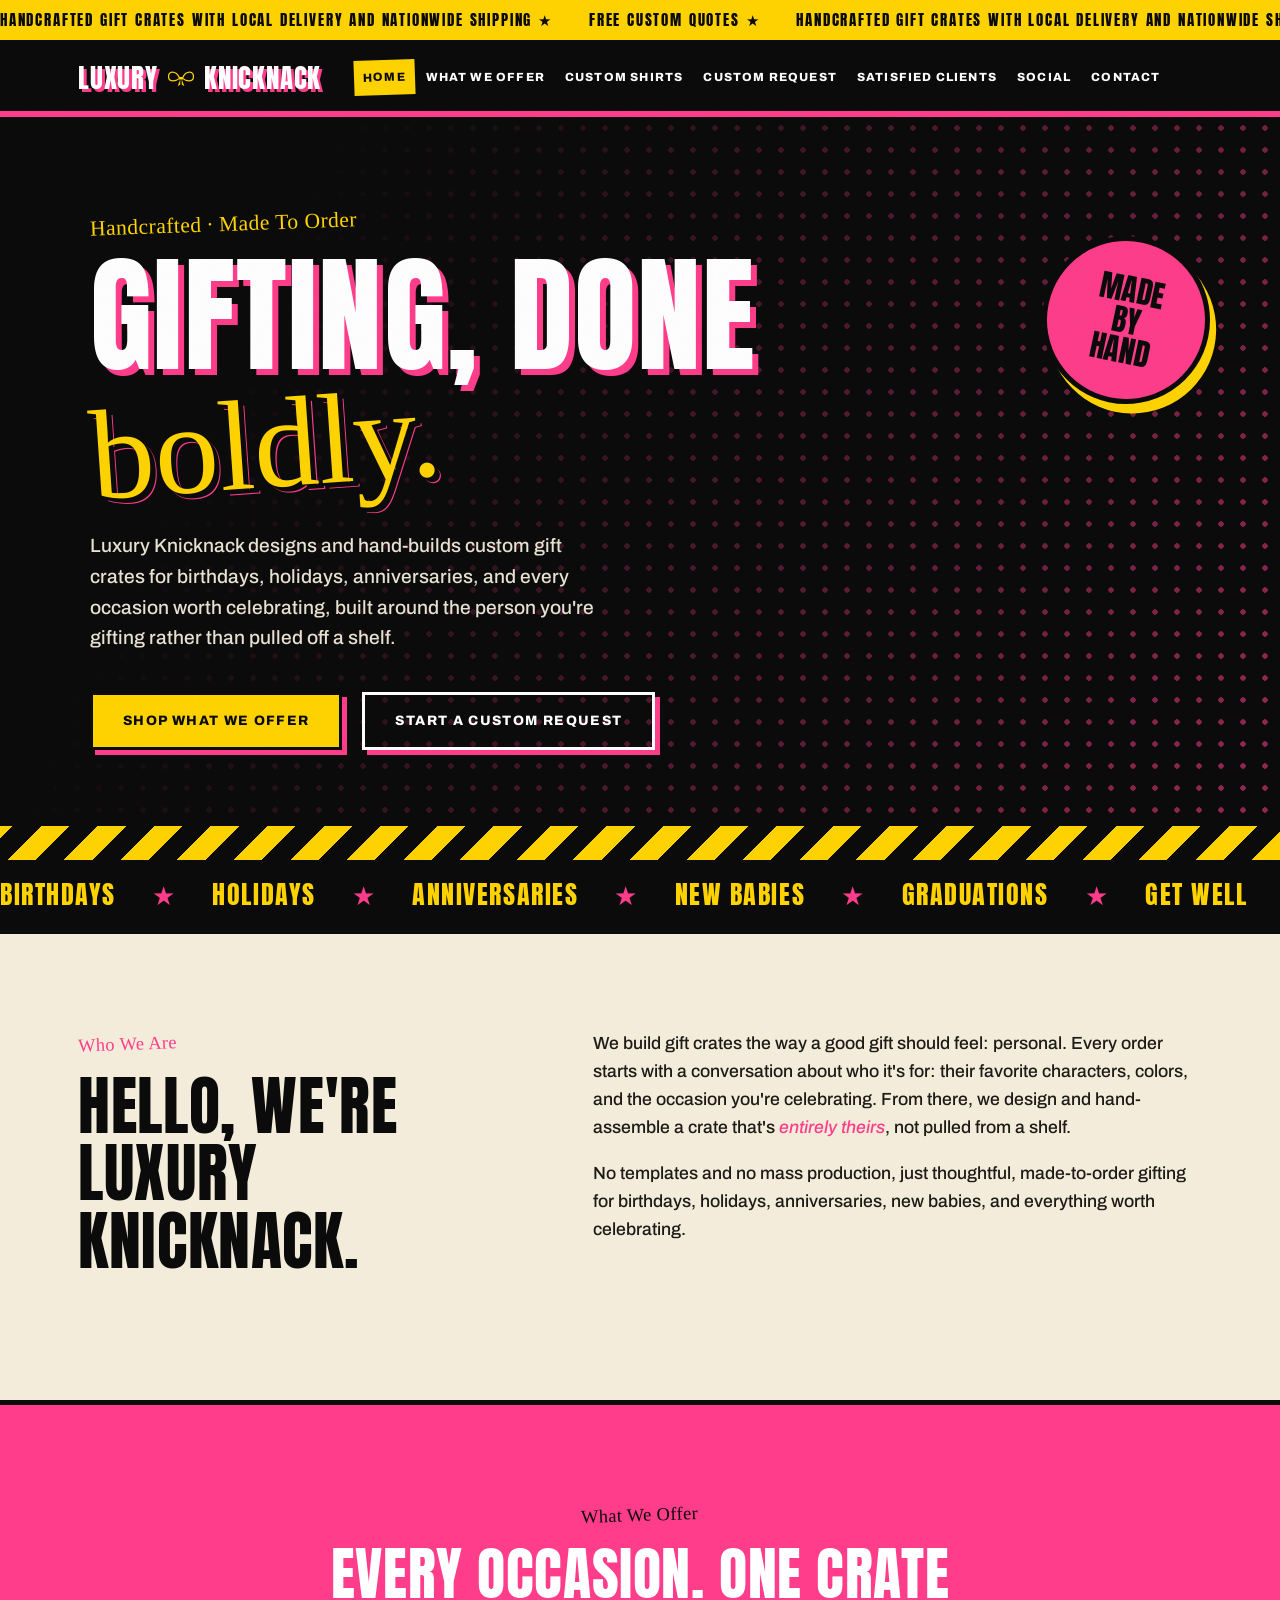
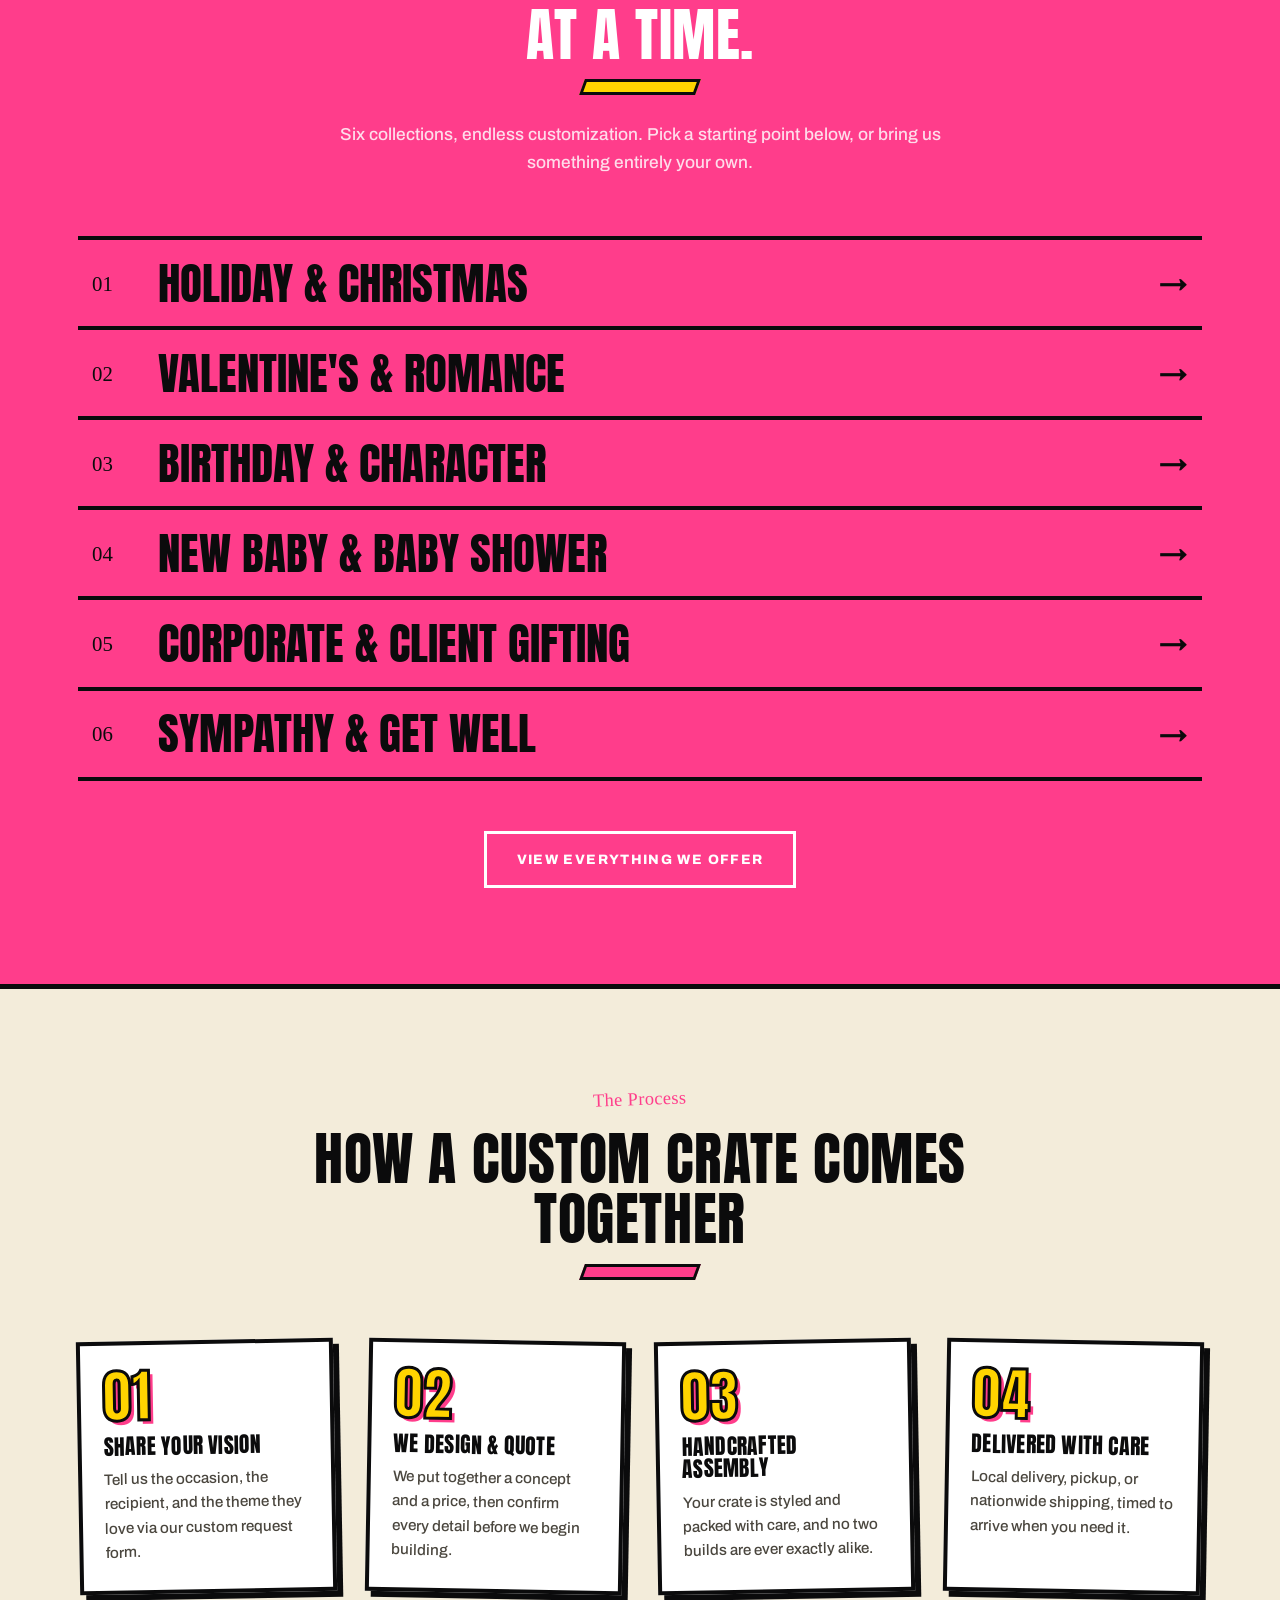
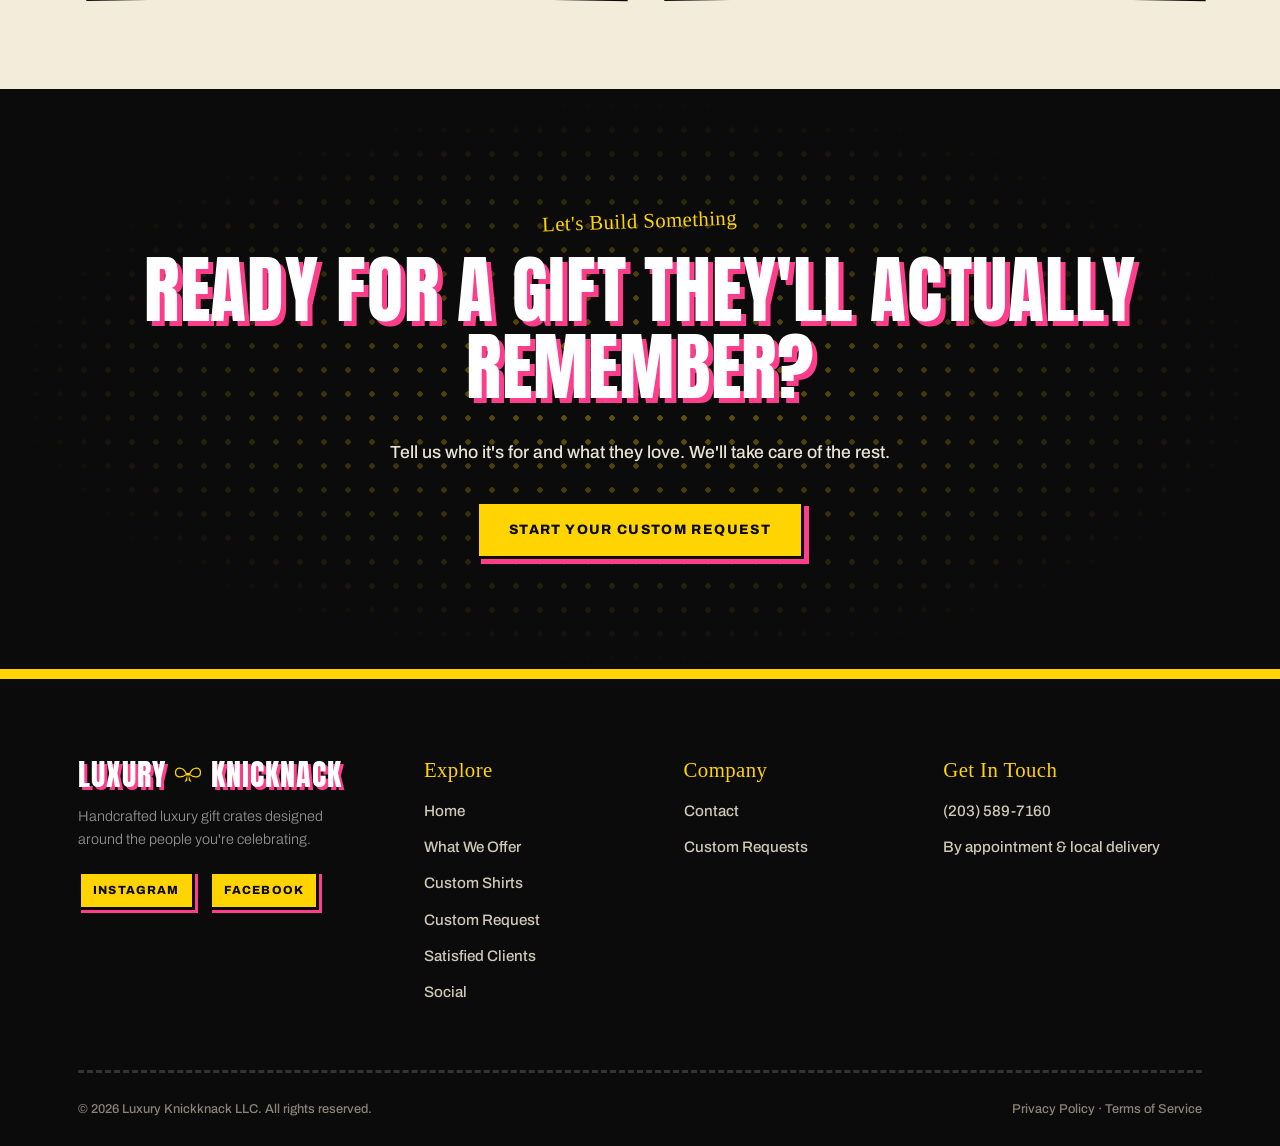
<file: index.html>
<!DOCTYPE html>
<html lang="en">
<head>
<meta charset="UTF-8">
<meta name="viewport" content="width=device-width, initial-scale=1.0">
<title>Luxury Knicknack | Handcrafted Luxury Gift Crates</title>
<meta name="description" content="Luxury Knicknack creates handcrafted, custom luxury gift crates for birthdays, holidays, anniversaries, and every special occasion.">
<link rel="preconnect" href="https://fonts.googleapis.com">
<link href="https://fonts.googleapis.com/css2?family=Anton&family=Archivo:wght@400;500;700;800&family=Permanent+Marker&display=swap" rel="stylesheet">
<link rel="stylesheet" href="assets/css/style.css">
</head>
<body class="theme-dark">

<div class="announce"><div class="track"><span>Handcrafted Gift Crates with Local Delivery and Nationwide Shipping ★</span><span>Free Custom Quotes ★</span><span>Handcrafted Gift Crates with Local Delivery and Nationwide Shipping ★</span><span>Free Custom Quotes ★</span><span>Handcrafted Gift Crates with Local Delivery and Nationwide Shipping ★</span><span>Free Custom Quotes ★</span><span>Handcrafted Gift Crates with Local Delivery and Nationwide Shipping ★</span><span>Free Custom Quotes ★</span><span>Handcrafted Gift Crates with Local Delivery and Nationwide Shipping ★</span><span>Free Custom Quotes ★</span><span>Handcrafted Gift Crates with Local Delivery and Nationwide Shipping ★</span><span>Free Custom Quotes ★</span></div></div>
<header class="site-header">
  <nav class="nav">
    <a href="index.html" class="logo">Luxury <svg class="logo-bow" width="24" height="16" viewBox="-40 -26 80 52" xmlns="http://www.w3.org/2000/svg" aria-hidden="true"><g fill="none" stroke="currentColor" stroke-width="3.4" stroke-linecap="round" stroke-linejoin="round"><path d="M -4,0 C -14,-22 -36,-19 -33,-1 C -31,11 -15,10 -4,1"/><path d="M 4,0 C 14,-22 36,-19 33,-1 C 31,11 15,10 4,1"/></g><path d="M -6,-3 L 6,-3 L 5,4 L -5,4 Z" fill="currentColor"/><path d="M -2,3 L -9,22 L -2,17 Z" fill="currentColor"/><path d="M 2,3 L 9,22 L 2,17 Z" fill="currentColor"/></svg>Knicknack</a>
    <ul class="nav-links">
      <li><a href="index.html" class="active">Home</a></li>
      <li><a href="shop.html">What We Offer</a></li>
      <li><a href="custom-shirts.html">Custom Shirts</a></li>
      <li><a href="custom-inquiry.html">Custom Request</a></li>
      <li><a href="satisfied-clients.html">Satisfied Clients</a></li>
      <li><a href="social.html">Social</a></li>
      <li><a href="contact.html">Contact</a></li>
    </ul>
    <div class="nav-cta">
      <button class="nav-toggle" aria-label="Menu"><span></span><span></span><span></span></button>
    </div>
  </nav>
  <div class="mobile-panel">
    <a href="index.html">Home</a>
    <a href="shop.html">What We Offer</a>
    <a href="custom-shirts.html">Custom Shirts</a>
    <a href="custom-inquiry.html">Custom Request</a>
    <a href="satisfied-clients.html">Satisfied Clients</a>
    <a href="social.html">Social</a>
    <a href="contact.html">Contact</a>
  </div>
</header>

<!-- HERO -->
<section class="hero">
  <div class="sticker">Made<br>By<br>Hand</div>
  <div class="hero-copy">
    <span class="eyebrow">Handcrafted &middot; Made To Order</span>
    <h1>Gifting, done <em>boldly.</em></h1>
    <p class="lead">Luxury Knicknack designs and hand-builds custom gift crates for birthdays, holidays, anniversaries, and every occasion worth celebrating, built around the person you're gifting rather than pulled off a shelf.</p>
    <div class="hero-actions">
      <a href="shop.html" class="btn btn-primary">Shop What We Offer</a>
      <a href="custom-inquiry.html" class="btn btn-outline-light">Start A Custom Request</a>
    </div>
  </div>
</section>

<div class="ticker" aria-hidden="true"><div class="track"><span>Birthdays</span><span>★</span><span>Holidays</span><span>★</span><span>Anniversaries</span><span>★</span><span>New Babies</span><span>★</span><span>Graduations</span><span>★</span><span>Get Well</span><span>★</span><span>Just Because</span><span>★</span><span>Birthdays</span><span>★</span><span>Holidays</span><span>★</span><span>Anniversaries</span><span>★</span><span>New Babies</span><span>★</span><span>Graduations</span><span>★</span><span>Get Well</span><span>★</span><span>Just Because</span><span>★</span><span>Birthdays</span><span>★</span><span>Holidays</span><span>★</span><span>Anniversaries</span><span>★</span><span>New Babies</span><span>★</span><span>Graduations</span><span>★</span><span>Get Well</span><span>★</span><span>Just Because</span><span>★</span><span>Birthdays</span><span>★</span><span>Holidays</span><span>★</span><span>Anniversaries</span><span>★</span><span>New Babies</span><span>★</span><span>Graduations</span><span>★</span><span>Get Well</span><span>★</span><span>Just Because</span><span>★</span></div></div>
<!-- WHO WE ARE -->
<section class="section">
  <div class="container">
    <div class="intro">
      <div>
        <span class="eyebrow">Who We Are</span>
        <h2>Hello, we're Luxury Knicknack.</h2>
      </div>
      <div>
        <p>We build gift crates the way a good gift should feel: personal. Every order starts with a conversation about who it's for: their favorite characters, colors, and the occasion you're celebrating. From there, we design and hand-assemble a crate that's <em style="color:var(--wine);font-style:italic;">entirely theirs</em>, not pulled from a shelf.</p>
        <p>No templates and no mass production, just thoughtful, made-to-order gifting for birthdays, holidays, anniversaries, new babies, and everything worth celebrating.</p>
      </div>
    </div>
  </div>
</section>

<!-- BOLD SHOP-DRIVING BAND -->
<section class="band-wine">
  <div class="container">
    <div class="section-head" style="max-width:640px;">
      <span class="eyebrow">What We Offer</span>
      <h2 style="color:var(--white);">Every Occasion. One Crate At A Time.</h2>
      <p style="color:rgba(255,255,255,.82);">Six collections, endless customization. Pick a starting point below, or bring us something entirely your own.</p>
    </div>
    <div class="offer-index">
      <a href="shop.html#holiday">
        <span class="num">01</span>
        <span class="name">Holiday &amp; Christmas</span>
        <span class="arrow">&#8594;</span>
      </a>
      <a href="shop.html#romance">
        <span class="num">02</span>
        <span class="name">Valentine's &amp; Romance</span>
        <span class="arrow">&#8594;</span>
      </a>
      <a href="shop.html#birthday">
        <span class="num">03</span>
        <span class="name">Birthday &amp; Character</span>
        <span class="arrow">&#8594;</span>
      </a>
      <a href="shop.html">
        <span class="num">04</span>
        <span class="name">New Baby &amp; Baby Shower</span>
        <span class="arrow">&#8594;</span>
      </a>
      <a href="shop.html">
        <span class="num">05</span>
        <span class="name">Corporate &amp; Client Gifting</span>
        <span class="arrow">&#8594;</span>
      </a>
      <a href="shop.html">
        <span class="num">06</span>
        <span class="name">Sympathy &amp; Get Well</span>
        <span class="arrow">&#8594;</span>
      </a>
    </div>
    <div class="text-center" style="margin-top:50px;">
      <a href="shop.html" class="btn btn-outline-light">View Everything We Offer</a>
    </div>
  </div>
</section>

<!-- PROCESS -->
<section class="section">
  <div class="container">
    <div class="section-head">
      <span class="eyebrow">The Process</span>
      <h2>How A Custom Crate Comes Together</h2>
    </div>
    <div class="steps">
      <div class="step">
        <span class="step-num">01</span>
        <h3>Share Your Vision</h3>
        <p>Tell us the occasion, the recipient, and the theme they love via our custom request form.</p>
      </div>
      <div class="step">
        <span class="step-num">02</span>
        <h3>We Design &amp; Quote</h3>
        <p>We put together a concept and a price, then confirm every detail before we begin building.</p>
      </div>
      <div class="step">
        <span class="step-num">03</span>
        <h3>Handcrafted Assembly</h3>
        <p>Your crate is styled and packed with care, and no two builds are ever exactly alike.</p>
      </div>
      <div class="step">
        <span class="step-num">04</span>
        <h3>Delivered With Care</h3>
        <p>Local delivery, pickup, or nationwide shipping, timed to arrive when you need it.</p>
      </div>
    </div>
  </div>
</section>

<!-- CTA -->
<section>
  <div class="cta-band">
    <span class="eyebrow" style="color:var(--white);">Let's Build Something</span>
    <h2>Ready For A Gift They'll Actually Remember?</h2>
    <p>Tell us who it's for and what they love. We'll take care of the rest.</p>
    <a href="custom-inquiry.html" class="btn btn-primary">Start Your Custom Request</a>
  </div>
</section>

<footer class="site-footer">
  <div class="container">
    <div class="footer-grid">
      <div class="footer-col">
        <div class="logo">Luxury <svg class="logo-bow" width="24" height="16" viewBox="-40 -26 80 52" xmlns="http://www.w3.org/2000/svg" aria-hidden="true"><g fill="none" stroke="currentColor" stroke-width="3.4" stroke-linecap="round" stroke-linejoin="round"><path d="M -4,0 C -14,-22 -36,-19 -33,-1 C -31,11 -15,10 -4,1"/><path d="M 4,0 C 14,-22 36,-19 33,-1 C 31,11 15,10 4,1"/></g><path d="M -6,-3 L 6,-3 L 5,4 L -5,4 Z" fill="currentColor"/><path d="M -2,3 L -9,22 L -2,17 Z" fill="currentColor"/><path d="M 2,3 L 9,22 L 2,17 Z" fill="currentColor"/></svg>Knicknack</div>
        <p style="max-width:280px;color:rgba(255,255,255,.55);font-size:.9rem;font-weight:300;">Handcrafted luxury gift crates designed around the people you're celebrating.</p>
        <div class="footer-social">
          <a href="social.html">Instagram</a>
          <a href="social.html">Facebook</a>
        </div>
      </div>
      <div class="footer-col">
        <h4>Explore</h4>
        <ul>
          <li><a href="index.html">Home</a></li>
          <li><a href="shop.html">What We Offer</a></li>
          <li><a href="custom-shirts.html">Custom Shirts</a></li>
          <li><a href="custom-inquiry.html">Custom Request</a></li>
          <li><a href="satisfied-clients.html">Satisfied Clients</a></li>
          <li><a href="social.html">Social</a></li>
        </ul>
      </div>
      <div class="footer-col">
        <h4>Company</h4>
        <ul>
          <li><a href="contact.html">Contact</a></li>
          <li><a href="custom-inquiry.html">Custom Requests</a></li>
        </ul>
      </div>
      <div class="footer-col">
        <h4>Get In Touch</h4>
        <ul>
          <li>(203) 589-7160</li>
          <li>By appointment &amp; local delivery</li>
        </ul>
      </div>
    </div>
    <div class="footer-bottom">
      <span>&copy; 2026 Luxury Knickknack LLC. All rights reserved.</span>
      <span><a href="#">Privacy Policy</a> &middot; <a href="#">Terms of Service</a></span>
    </div>
  </div>
</footer>

<script src="assets/js/main.js"></script>
</body>
</html>
</file>
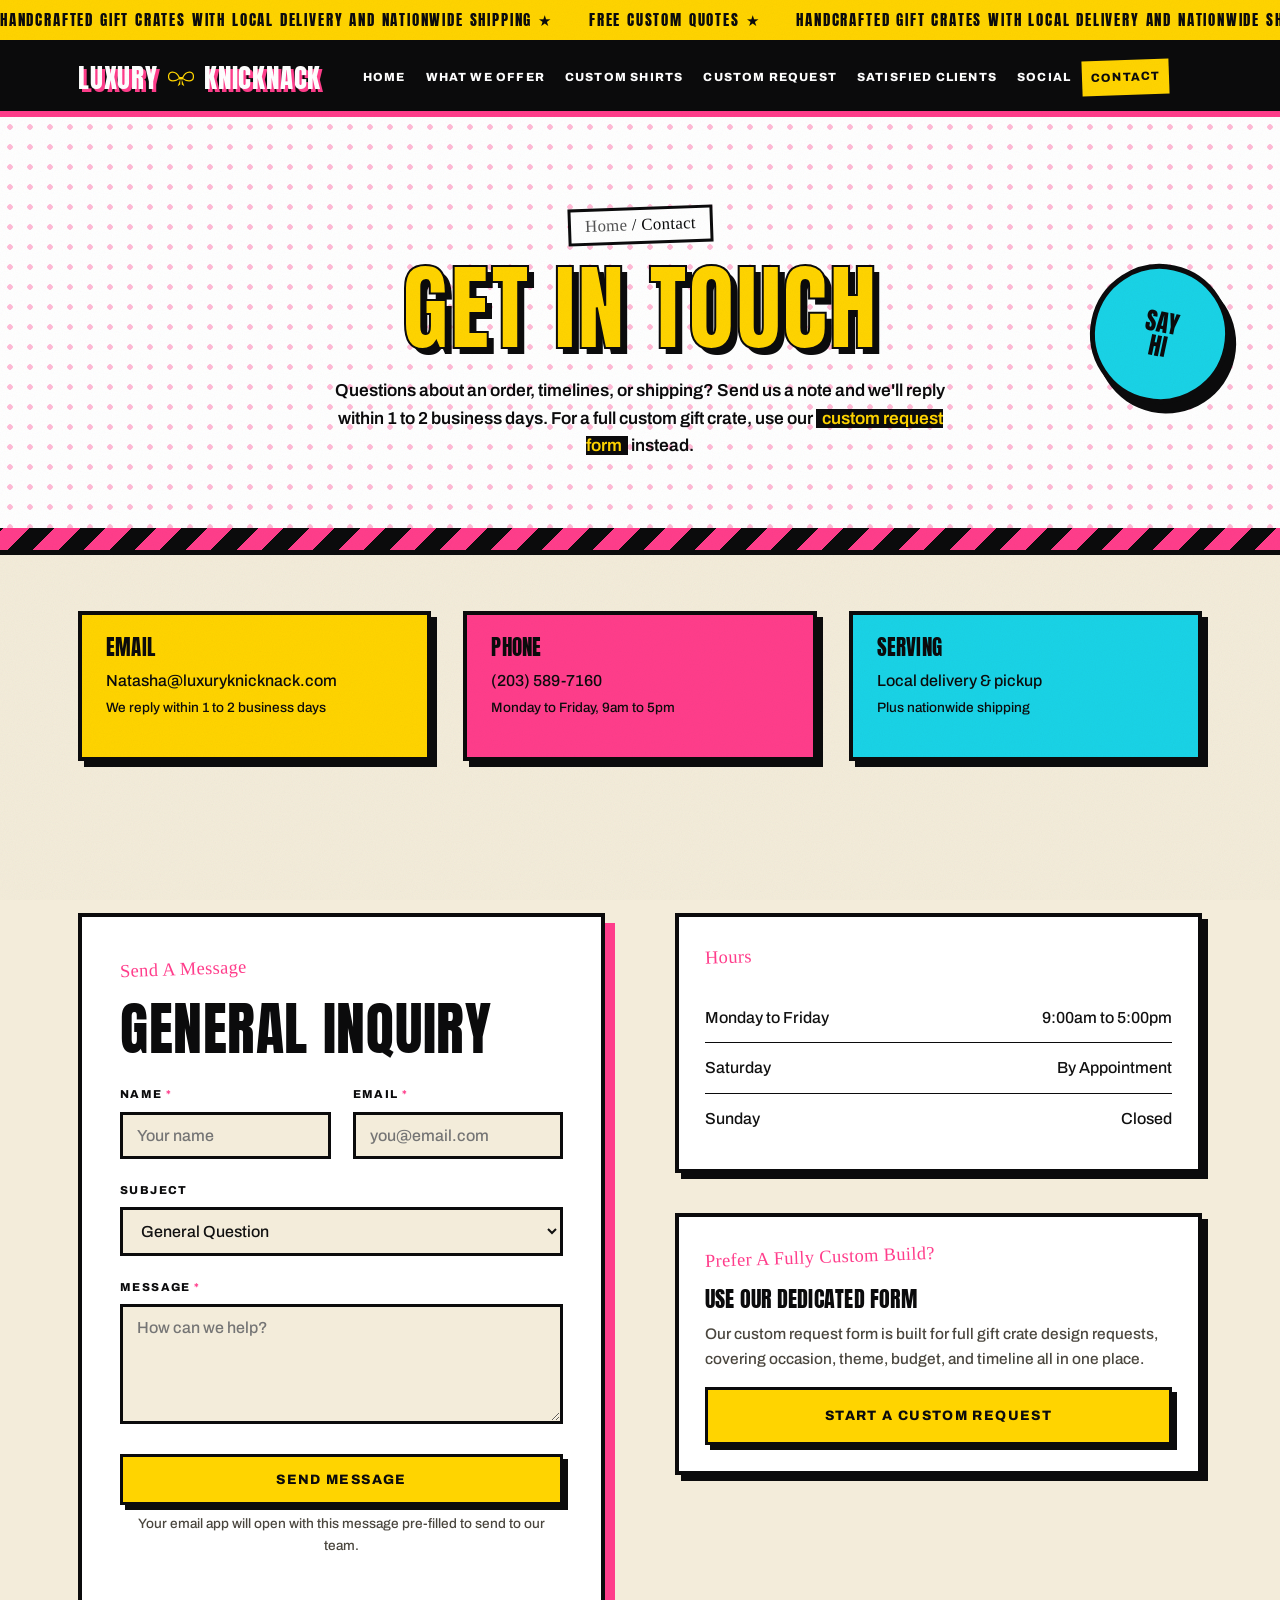
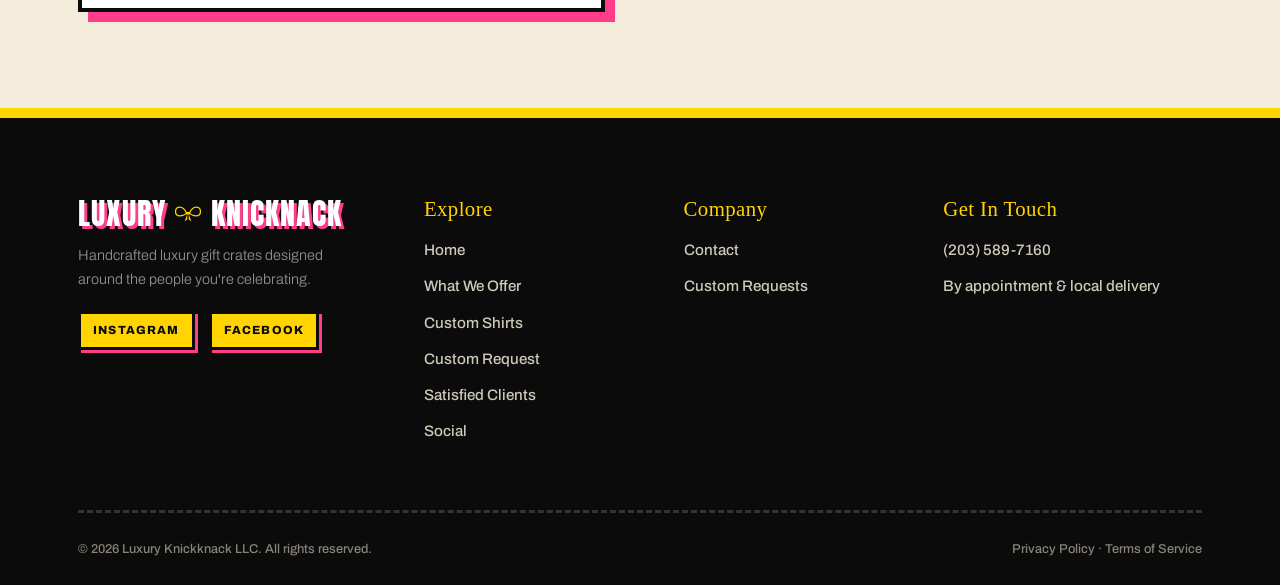
<file: contact.html>
<!DOCTYPE html>
<html lang="en">
<head>
<meta charset="UTF-8">
<meta name="viewport" content="width=device-width, initial-scale=1.0">
<title>Contact Us | Luxury Knicknack</title>
<meta name="description" content="Get in touch with Luxury Knicknack for questions about custom orders, timelines, or shipping.">
<link rel="preconnect" href="https://fonts.googleapis.com">
<link href="https://fonts.googleapis.com/css2?family=Anton&family=Archivo:wght@400;500;700;800&family=Permanent+Marker&display=swap" rel="stylesheet">
<link rel="stylesheet" href="assets/css/style.css">
</head>
<body class="theme-paper">

<div class="announce"><div class="track"><span>Handcrafted Gift Crates with Local Delivery and Nationwide Shipping ★</span><span>Free Custom Quotes ★</span><span>Handcrafted Gift Crates with Local Delivery and Nationwide Shipping ★</span><span>Free Custom Quotes ★</span><span>Handcrafted Gift Crates with Local Delivery and Nationwide Shipping ★</span><span>Free Custom Quotes ★</span><span>Handcrafted Gift Crates with Local Delivery and Nationwide Shipping ★</span><span>Free Custom Quotes ★</span><span>Handcrafted Gift Crates with Local Delivery and Nationwide Shipping ★</span><span>Free Custom Quotes ★</span><span>Handcrafted Gift Crates with Local Delivery and Nationwide Shipping ★</span><span>Free Custom Quotes ★</span></div></div>
<header class="site-header">
  <nav class="nav">
    <a href="index.html" class="logo">Luxury <svg class="logo-bow" width="24" height="16" viewBox="-40 -26 80 52" xmlns="http://www.w3.org/2000/svg" aria-hidden="true"><g fill="none" stroke="currentColor" stroke-width="3.4" stroke-linecap="round" stroke-linejoin="round"><path d="M -4,0 C -14,-22 -36,-19 -33,-1 C -31,11 -15,10 -4,1"/><path d="M 4,0 C 14,-22 36,-19 33,-1 C 31,11 15,10 4,1"/></g><path d="M -6,-3 L 6,-3 L 5,4 L -5,4 Z" fill="currentColor"/><path d="M -2,3 L -9,22 L -2,17 Z" fill="currentColor"/><path d="M 2,3 L 9,22 L 2,17 Z" fill="currentColor"/></svg>Knicknack</a>
    <ul class="nav-links">
      <li><a href="index.html">Home</a></li>
      <li><a href="shop.html">What We Offer</a></li>
      <li><a href="custom-shirts.html">Custom Shirts</a></li>
      <li><a href="custom-inquiry.html">Custom Request</a></li>
      <li><a href="satisfied-clients.html">Satisfied Clients</a></li>
      <li><a href="social.html">Social</a></li>
      <li><a href="contact.html" class="active">Contact</a></li>
    </ul>
    <div class="nav-cta">
      <button class="nav-toggle" aria-label="Menu"><span></span><span></span><span></span></button>
    </div>
  </nav>
  <div class="mobile-panel">
    <a href="index.html">Home</a>
    <a href="shop.html">What We Offer</a>
    <a href="custom-shirts.html">Custom Shirts</a>
    <a href="custom-inquiry.html">Custom Request</a>
    <a href="satisfied-clients.html">Satisfied Clients</a>
    <a href="social.html">Social</a>
    <a href="contact.html">Contact</a>
  </div>
</header>

<section class="page-hero">
  <div class="sticker">Say<br>Hi</div>
  <div class="container">
    <div class="breadcrumb"><a href="index.html">Home</a> / Contact</div>
    <h1>Get In Touch</h1>
    <p>Questions about an order, timelines, or shipping? Send us a note and we'll reply within 1 to 2 business days. For a full custom gift crate, use our <a href="custom-inquiry.html" style="text-decoration:underline;">custom request form</a> instead.</p>
  </div>
</section>

<section class="section--tight">
  <div class="container">
    <div class="info-strip">
      <div>
        <h3>Email</h3>
        <p style="color:var(--gray);"><a href="mailto:Natasha@luxuryknicknack.com">Natasha@luxuryknicknack.com</a><br><span class="form-note">We reply within 1 to 2 business days</span></p>
      </div>
      <div>
        <h3>Phone</h3>
        <p style="color:var(--gray);">(203) 589-7160<br><span class="form-note">Monday to Friday, 9am to 5pm</span></p>
      </div>
      <div>
        <h3>Serving</h3>
        <p style="color:var(--gray);">Local delivery &amp; pickup<br><span class="form-note">Plus nationwide shipping</span></p>
      </div>
    </div>
  </div>
</section>

<section class="section">
  <div class="container">
    <div style="display:grid;grid-template-columns:1fr 1fr;gap:70px;align-items:start;">

      <div class="form-card">
        <span class="eyebrow">Send A Message</span>
        <h2 style="margin-bottom:26px;">General Inquiry</h2>
        <form data-static-form data-to="Natasha@luxuryknicknack.com" data-subject="Website Contact Form Inquiry">
          <div class="form-row">
            <div class="field">
              <label>Name <span class="req">*</span></label>
              <input type="text" name="Name" required placeholder="Your name">
            </div>
            <div class="field">
              <label>Email <span class="req">*</span></label>
              <input type="email" name="Email" required placeholder="you@email.com">
            </div>
          </div>
          <div class="field">
            <label>Subject</label>
            <select name="Subject">
              <option>General Question</option>
              <option>Order Status</option>
              <option>Shipping &amp; Delivery</option>
              <option>Corporate / Bulk Gifting</option>
              <option>Press / Partnership</option>
              <option>Other</option>
            </select>
          </div>
          <div class="field">
            <label>Message <span class="req">*</span></label>
            <textarea name="Message" required placeholder="How can we help?"></textarea>
          </div>
          <button type="submit" class="btn btn-primary btn-block">Send Message</button>
          <p class="form-note text-center">Your email app will open with this message pre-filled to send to our team.</p>
        </form>

        <div class="form-success">
          <div class="icon">&#10003;</div>
          <h3>Thank You</h3>
          <p style="color:var(--gray);max-width:380px;margin:0 auto 26px;" data-msg>We received your message and will reply within 1 to 2 business days.</p>
          <a href="#" data-mailto class="btn btn-primary">Send My Message</a>
        </div>
      </div>

      <div>
        <div class="plain-card bt" style="padding-top:26px;margin-bottom:40px;">
          <span class="eyebrow">Hours</span>
          <ul style="margin-top:6px;">
            <li style="display:flex;justify-content:space-between;padding:12px 0;border-bottom:1px solid var(--line);"><span>Monday to Friday</span><span>9:00am to 5:00pm</span></li>
            <li style="display:flex;justify-content:space-between;padding:12px 0;border-bottom:1px solid var(--line);"><span>Saturday</span><span>By Appointment</span></li>
            <li style="display:flex;justify-content:space-between;padding:12px 0;"><span>Sunday</span><span>Closed</span></li>
          </ul>
        </div>
        <div class="plain-card bt" style="padding-top:26px;">
          <span class="eyebrow">Prefer A Fully Custom Build?</span>
          <h3 style="margin-bottom:12px;">Use Our Dedicated Form</h3>
          <p style="color:var(--gray);">Our custom request form is built for full gift crate design requests, covering occasion, theme, budget, and timeline all in one place.</p>
          <a href="custom-inquiry.html" class="btn btn-primary btn-block">Start A Custom Request</a>
        </div>
      </div>

    </div>
  </div>
</section>

<footer class="site-footer">
  <div class="container">
    <div class="footer-grid">
      <div class="footer-col">
        <div class="logo">Luxury <svg class="logo-bow" width="24" height="16" viewBox="-40 -26 80 52" xmlns="http://www.w3.org/2000/svg" aria-hidden="true"><g fill="none" stroke="currentColor" stroke-width="3.4" stroke-linecap="round" stroke-linejoin="round"><path d="M -4,0 C -14,-22 -36,-19 -33,-1 C -31,11 -15,10 -4,1"/><path d="M 4,0 C 14,-22 36,-19 33,-1 C 31,11 15,10 4,1"/></g><path d="M -6,-3 L 6,-3 L 5,4 L -5,4 Z" fill="currentColor"/><path d="M -2,3 L -9,22 L -2,17 Z" fill="currentColor"/><path d="M 2,3 L 9,22 L 2,17 Z" fill="currentColor"/></svg>Knicknack</div>
        <p style="max-width:280px;color:rgba(255,255,255,.55);font-size:.9rem;font-weight:300;">Handcrafted luxury gift crates designed around the people you're celebrating.</p>
        <div class="footer-social">
          <a href="social.html">Instagram</a>
          <a href="social.html">Facebook</a>
        </div>
      </div>
      <div class="footer-col">
        <h4>Explore</h4>
        <ul>
          <li><a href="index.html">Home</a></li>
          <li><a href="shop.html">What We Offer</a></li>
          <li><a href="custom-shirts.html">Custom Shirts</a></li>
          <li><a href="custom-inquiry.html">Custom Request</a></li>
          <li><a href="satisfied-clients.html">Satisfied Clients</a></li>
          <li><a href="social.html">Social</a></li>
        </ul>
      </div>
      <div class="footer-col">
        <h4>Company</h4>
        <ul>
          <li><a href="contact.html">Contact</a></li>
          <li><a href="custom-inquiry.html">Custom Requests</a></li>
        </ul>
      </div>
      <div class="footer-col">
        <h4>Get In Touch</h4>
        <ul>
          <li>(203) 589-7160</li>
          <li>By appointment &amp; local delivery</li>
        </ul>
      </div>
    </div>
    <div class="footer-bottom">
      <span>&copy; 2026 Luxury Knickknack LLC. All rights reserved.</span>
      <span><a href="#">Privacy Policy</a> &middot; <a href="#">Terms of Service</a></span>
    </div>
  </div>
</footer>

<script src="assets/js/main.js"></script>
</body>
</html>
</file>
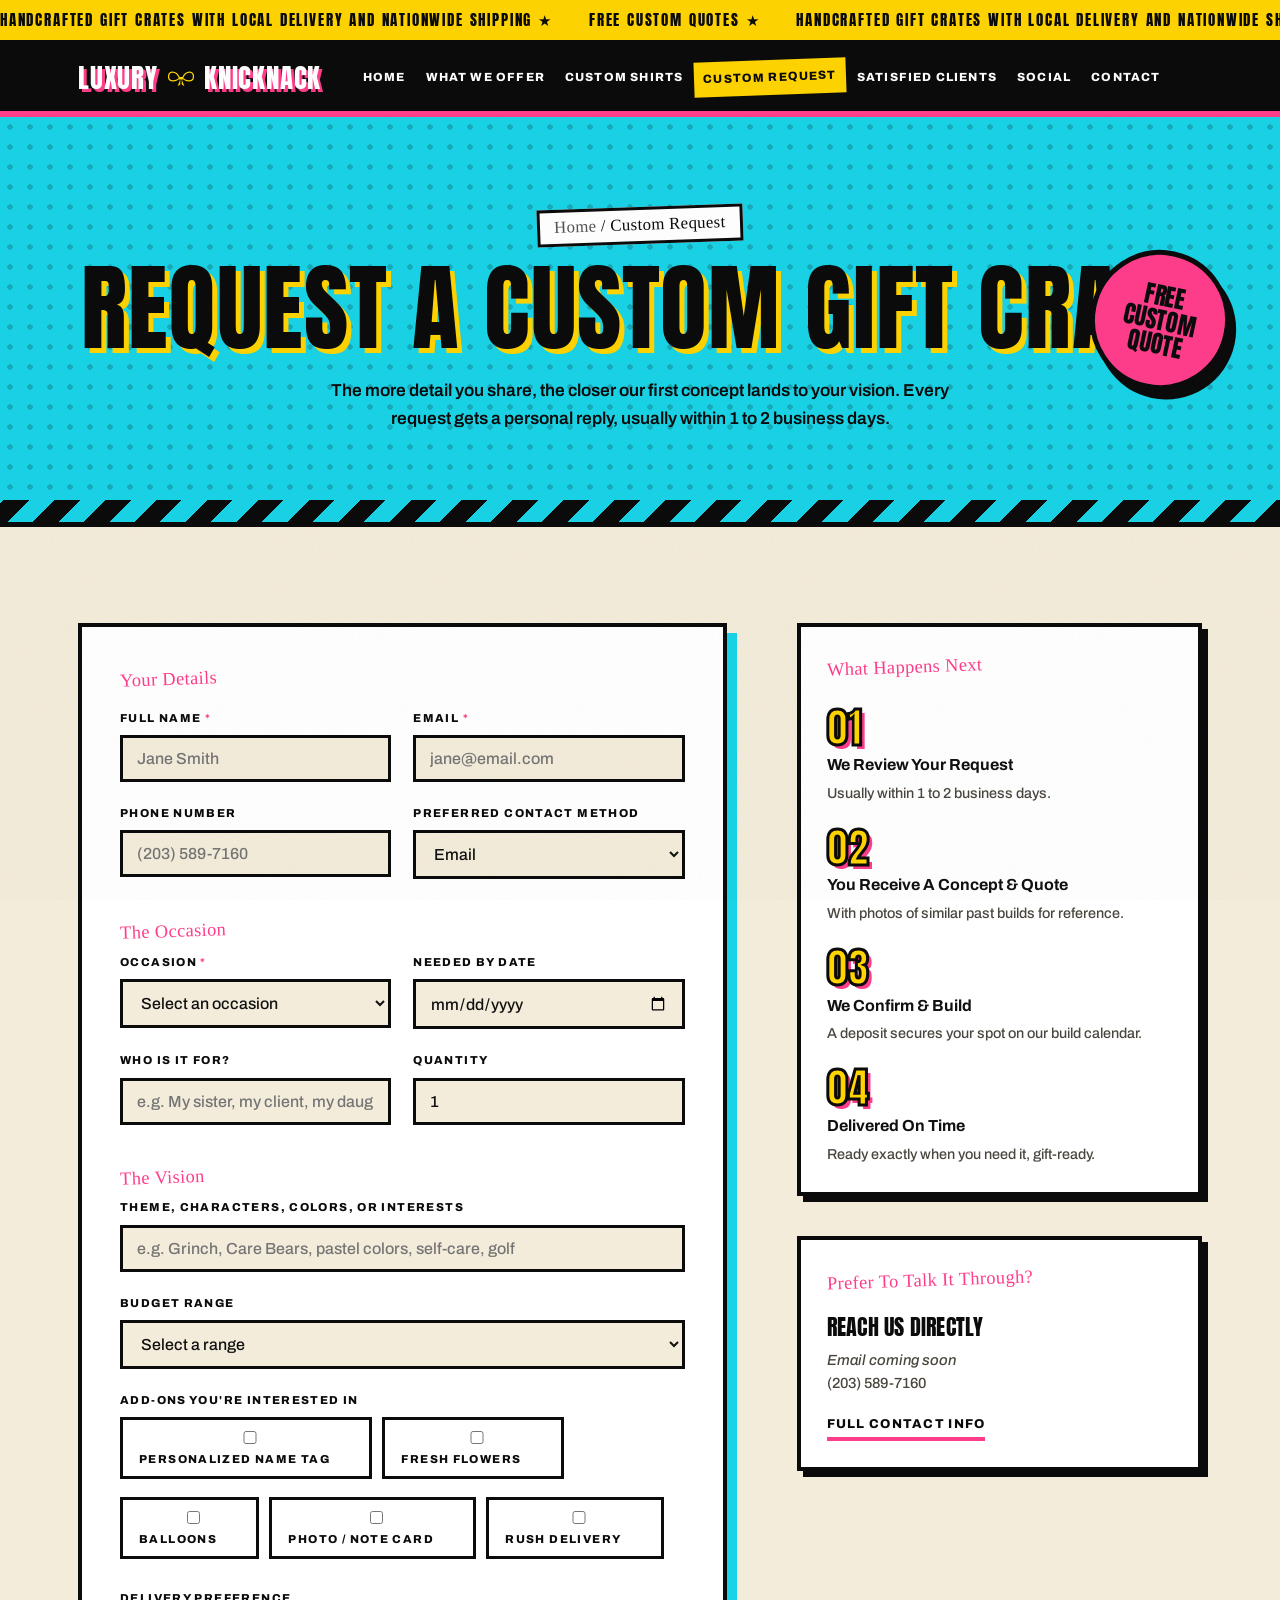
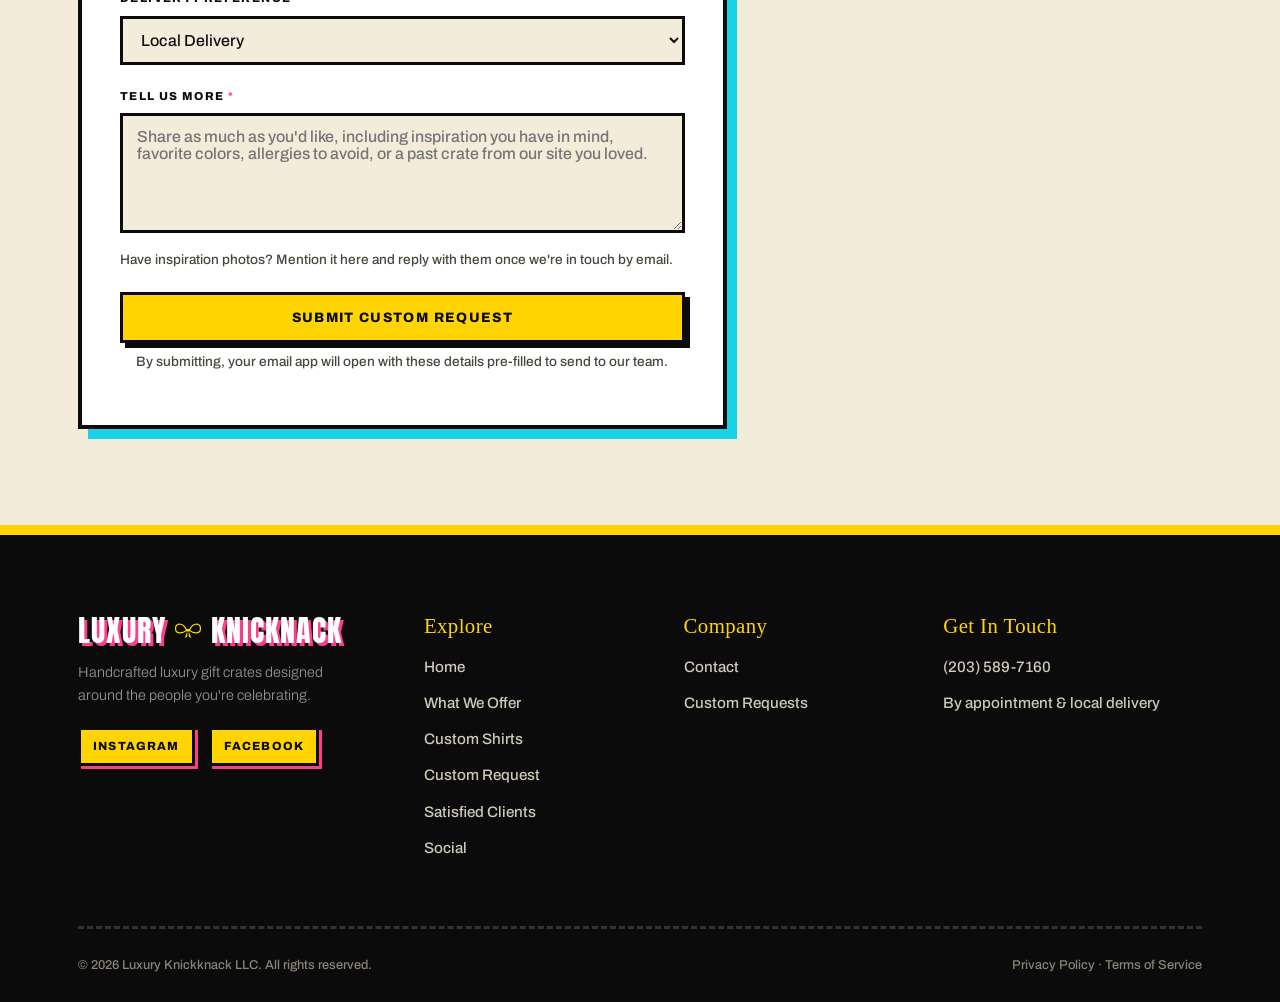
<file: custom-inquiry.html>
<!DOCTYPE html>
<html lang="en">
<head>
<meta charset="UTF-8">
<meta name="viewport" content="width=device-width, initial-scale=1.0">
<title>Custom Request | Luxury Knicknack</title>
<meta name="description" content="Request a fully custom luxury gift crate from Luxury Knicknack. Tell us the occasion, recipient, and vision, and we'll design and build it by hand.">
<link rel="preconnect" href="https://fonts.googleapis.com">
<link href="https://fonts.googleapis.com/css2?family=Anton&family=Archivo:wght@400;500;700;800&family=Permanent+Marker&display=swap" rel="stylesheet">
<link rel="stylesheet" href="assets/css/style.css">
</head>
<body class="theme-cyan">

<div class="announce"><div class="track"><span>Handcrafted Gift Crates with Local Delivery and Nationwide Shipping ★</span><span>Free Custom Quotes ★</span><span>Handcrafted Gift Crates with Local Delivery and Nationwide Shipping ★</span><span>Free Custom Quotes ★</span><span>Handcrafted Gift Crates with Local Delivery and Nationwide Shipping ★</span><span>Free Custom Quotes ★</span><span>Handcrafted Gift Crates with Local Delivery and Nationwide Shipping ★</span><span>Free Custom Quotes ★</span><span>Handcrafted Gift Crates with Local Delivery and Nationwide Shipping ★</span><span>Free Custom Quotes ★</span><span>Handcrafted Gift Crates with Local Delivery and Nationwide Shipping ★</span><span>Free Custom Quotes ★</span></div></div>
<header class="site-header">
  <nav class="nav">
    <a href="index.html" class="logo">Luxury <svg class="logo-bow" width="24" height="16" viewBox="-40 -26 80 52" xmlns="http://www.w3.org/2000/svg" aria-hidden="true"><g fill="none" stroke="currentColor" stroke-width="3.4" stroke-linecap="round" stroke-linejoin="round"><path d="M -4,0 C -14,-22 -36,-19 -33,-1 C -31,11 -15,10 -4,1"/><path d="M 4,0 C 14,-22 36,-19 33,-1 C 31,11 15,10 4,1"/></g><path d="M -6,-3 L 6,-3 L 5,4 L -5,4 Z" fill="currentColor"/><path d="M -2,3 L -9,22 L -2,17 Z" fill="currentColor"/><path d="M 2,3 L 9,22 L 2,17 Z" fill="currentColor"/></svg>Knicknack</a>
    <ul class="nav-links">
      <li><a href="index.html">Home</a></li>
      <li><a href="shop.html">What We Offer</a></li>
      <li><a href="custom-shirts.html">Custom Shirts</a></li>
      <li><a href="custom-inquiry.html" class="active">Custom Request</a></li>
      <li><a href="satisfied-clients.html">Satisfied Clients</a></li>
      <li><a href="social.html">Social</a></li>
      <li><a href="contact.html">Contact</a></li>
    </ul>
    <div class="nav-cta">
      <button class="nav-toggle" aria-label="Menu"><span></span><span></span><span></span></button>
    </div>
  </nav>
  <div class="mobile-panel">
    <a href="index.html">Home</a>
    <a href="shop.html">What We Offer</a>
    <a href="custom-shirts.html">Custom Shirts</a>
    <a href="custom-inquiry.html">Custom Request</a>
    <a href="satisfied-clients.html">Satisfied Clients</a>
    <a href="social.html">Social</a>
    <a href="contact.html">Contact</a>
  </div>
</header>

<section class="page-hero">
  <div class="sticker">Free<br>Custom<br>Quote</div>
  <div class="container">
    <div class="breadcrumb"><a href="index.html">Home</a> / Custom Request</div>
    <h1>Request A Custom Gift Crate</h1>
    <p>The more detail you share, the closer our first concept lands to your vision. Every request gets a personal reply, usually within 1 to 2 business days.</p>
  </div>
</section>

<section class="section">
  <div class="container">
    <div style="display:grid;grid-template-columns:1.6fr 1fr;gap:70px;align-items:start;">

      <div>
        <div class="form-card">
          <form data-static-form data-to="Natasha@luxuryknicknack.com" data-subject="New Custom Crate Request">

            <span class="eyebrow">Your Details</span>
            <div class="form-row">
              <div class="field">
                <label>Full Name <span class="req">*</span></label>
                <input type="text" name="Full Name" required placeholder="Jane Smith">
              </div>
              <div class="field">
                <label>Email <span class="req">*</span></label>
                <input type="email" name="Email" required placeholder="jane@email.com">
              </div>
            </div>
            <div class="form-row">
              <div class="field">
                <label>Phone Number</label>
                <input type="tel" name="Phone" placeholder="(203) 589-7160">
              </div>
              <div class="field">
                <label>Preferred Contact Method</label>
                <select name="Preferred Contact">
                  <option>Email</option>
                  <option>Phone Call</option>
                  <option>Text Message</option>
                </select>
              </div>
            </div>

            <span class="eyebrow" style="margin-top:8px;display:block;">The Occasion</span>
            <div class="form-row">
              <div class="field">
                <label>Occasion <span class="req">*</span></label>
                <select name="Occasion" required>
                  <option value="">Select an occasion</option>
                  <option>Birthday</option>
                  <option>Holiday / Christmas</option>
                  <option>Valentine's Day</option>
                  <option>Anniversary</option>
                  <option>New Baby</option>
                  <option>Wedding / Engagement</option>
                  <option>Get Well</option>
                  <option>Sympathy</option>
                  <option>Graduation</option>
                  <option>Corporate / Client Gifting</option>
                  <option>Just Because</option>
                  <option>Other</option>
                </select>
              </div>
              <div class="field">
                <label>Needed By Date</label>
                <input type="date" name="Needed By">
              </div>
            </div>
            <div class="form-row">
              <div class="field">
                <label>Who Is It For?</label>
                <input type="text" name="Recipient" placeholder="e.g. My sister, my client, my daughter">
              </div>
              <div class="field">
                <label>Quantity</label>
                <input type="number" name="Quantity" min="1" value="1">
              </div>
            </div>

            <span class="eyebrow" style="margin-top:8px;display:block;">The Vision</span>
            <div class="field">
              <label>Theme, Characters, Colors, or Interests</label>
              <input type="text" name="Theme" placeholder="e.g. Grinch, Care Bears, pastel colors, self-care, golf">
            </div>
            <div class="field">
              <label>Budget Range</label>
              <select name="Budget">
                <option value="">Select a range</option>
                <option>$50 to $85</option>
                <option>$85 to $125</option>
                <option>$125 to $175</option>
                <option>$175+</option>
                <option>Not sure yet</option>
              </select>
            </div>
            <div class="field">
              <label>Add-Ons You're Interested In</label>
              <div class="checkbox-group">
                <label class="checkbox-pill"><input type="checkbox" name="Add-On: Personalized Name Tag" value="Yes"> Personalized Name Tag</label>
                <label class="checkbox-pill"><input type="checkbox" name="Add-On: Fresh Flowers" value="Yes"> Fresh Flowers</label>
                <label class="checkbox-pill"><input type="checkbox" name="Add-On: Balloons" value="Yes"> Balloons</label>
                <label class="checkbox-pill"><input type="checkbox" name="Add-On: Photo or Note Card" value="Yes"> Photo / Note Card</label>
                <label class="checkbox-pill"><input type="checkbox" name="Add-On: Rush Delivery" value="Yes"> Rush Delivery</label>
              </div>
            </div>
            <div class="field">
              <label>Delivery Preference</label>
              <select name="Delivery Preference">
                <option>Local Delivery</option>
                <option>Local Pickup</option>
                <option>Nationwide Shipping</option>
                <option>Not Sure Yet</option>
              </select>
            </div>
            <div class="field">
              <label>Tell Us More <span class="req">*</span></label>
              <textarea id="inspiration" name="Details" required placeholder="Share as much as you'd like, including inspiration you have in mind, favorite colors, allergies to avoid, or a past crate from our site you loved."></textarea>
              <p class="form-note">Have inspiration photos? Mention it here and reply with them once we're in touch by email.</p>
            </div>

            <button type="submit" class="btn btn-primary btn-block">Submit Custom Request</button>
            <p class="form-note text-center">By submitting, your email app will open with these details pre-filled to send to our team.</p>
          </form>

          <div class="form-success">
            <div class="icon">&#10003;</div>
            <h3>Thank You! We Can't Wait To Design This</h3>
            <p style="color:var(--gray);max-width:420px;margin:0 auto 26px;" data-msg>We received your message and will reply within 1 to 2 business days.</p>
            <a href="#" data-mailto class="btn btn-primary">Send My Request</a>
          </div>
        </div>
      </div>

      <aside>
        <div class="plain-card bt" style="padding-top:26px;margin-bottom:40px;">
          <span class="eyebrow">What Happens Next</span>
          <div style="margin-top:10px;">
            <div style="margin-bottom:22px;">
              <span class="step-num" style="margin-bottom:6px;">01</span>
              <strong>We Review Your Request</strong>
              <p style="color:var(--gray);font-size:.9rem;margin:4px 0 0;">Usually within 1 to 2 business days.</p>
            </div>
            <div style="margin-bottom:22px;">
              <span class="step-num" style="margin-bottom:6px;">02</span>
              <strong>You Receive A Concept &amp; Quote</strong>
              <p style="color:var(--gray);font-size:.9rem;margin:4px 0 0;">With photos of similar past builds for reference.</p>
            </div>
            <div style="margin-bottom:22px;">
              <span class="step-num" style="margin-bottom:6px;">03</span>
              <strong>We Confirm &amp; Build</strong>
              <p style="color:var(--gray);font-size:.9rem;margin:4px 0 0;">A deposit secures your spot on our build calendar.</p>
            </div>
            <div>
              <span class="step-num" style="margin-bottom:6px;">04</span>
              <strong>Delivered On Time</strong>
              <p style="color:var(--gray);font-size:.9rem;margin:4px 0 0;">Ready exactly when you need it, gift-ready.</p>
            </div>
          </div>
        </div>
        <div class="plain-card bt" style="padding-top:26px;">
          <span class="eyebrow">Prefer To Talk It Through?</span>
          <h3 style="margin-top:6px;">Reach Us Directly</h3>
          <p style="color:var(--gray);font-size:.92rem;"><em>Email coming soon</em><br>(203) 589-7160</p>
          <a href="contact.html" class="btn-text">Full Contact Info</a>
        </div>
      </aside>

    </div>
  </div>
</section>

<footer class="site-footer">
  <div class="container">
    <div class="footer-grid">
      <div class="footer-col">
        <div class="logo">Luxury <svg class="logo-bow" width="24" height="16" viewBox="-40 -26 80 52" xmlns="http://www.w3.org/2000/svg" aria-hidden="true"><g fill="none" stroke="currentColor" stroke-width="3.4" stroke-linecap="round" stroke-linejoin="round"><path d="M -4,0 C -14,-22 -36,-19 -33,-1 C -31,11 -15,10 -4,1"/><path d="M 4,0 C 14,-22 36,-19 33,-1 C 31,11 15,10 4,1"/></g><path d="M -6,-3 L 6,-3 L 5,4 L -5,4 Z" fill="currentColor"/><path d="M -2,3 L -9,22 L -2,17 Z" fill="currentColor"/><path d="M 2,3 L 9,22 L 2,17 Z" fill="currentColor"/></svg>Knicknack</div>
        <p style="max-width:280px;color:rgba(255,255,255,.55);font-size:.9rem;font-weight:300;">Handcrafted luxury gift crates designed around the people you're celebrating.</p>
        <div class="footer-social">
          <a href="social.html">Instagram</a>
          <a href="social.html">Facebook</a>
        </div>
      </div>
      <div class="footer-col">
        <h4>Explore</h4>
        <ul>
          <li><a href="index.html">Home</a></li>
          <li><a href="shop.html">What We Offer</a></li>
          <li><a href="custom-shirts.html">Custom Shirts</a></li>
          <li><a href="custom-inquiry.html">Custom Request</a></li>
          <li><a href="satisfied-clients.html">Satisfied Clients</a></li>
          <li><a href="social.html">Social</a></li>
        </ul>
      </div>
      <div class="footer-col">
        <h4>Company</h4>
        <ul>
          <li><a href="contact.html">Contact</a></li>
          <li><a href="custom-inquiry.html">Custom Requests</a></li>
        </ul>
      </div>
      <div class="footer-col">
        <h4>Get In Touch</h4>
        <ul>
          <li>(203) 589-7160</li>
          <li>By appointment &amp; local delivery</li>
        </ul>
      </div>
    </div>
    <div class="footer-bottom">
      <span>&copy; 2026 Luxury Knickknack LLC. All rights reserved.</span>
      <span><a href="#">Privacy Policy</a> &middot; <a href="#">Terms of Service</a></span>
    </div>
  </div>
</footer>

<script src="assets/js/main.js"></script>
</body>
</html>
</file>
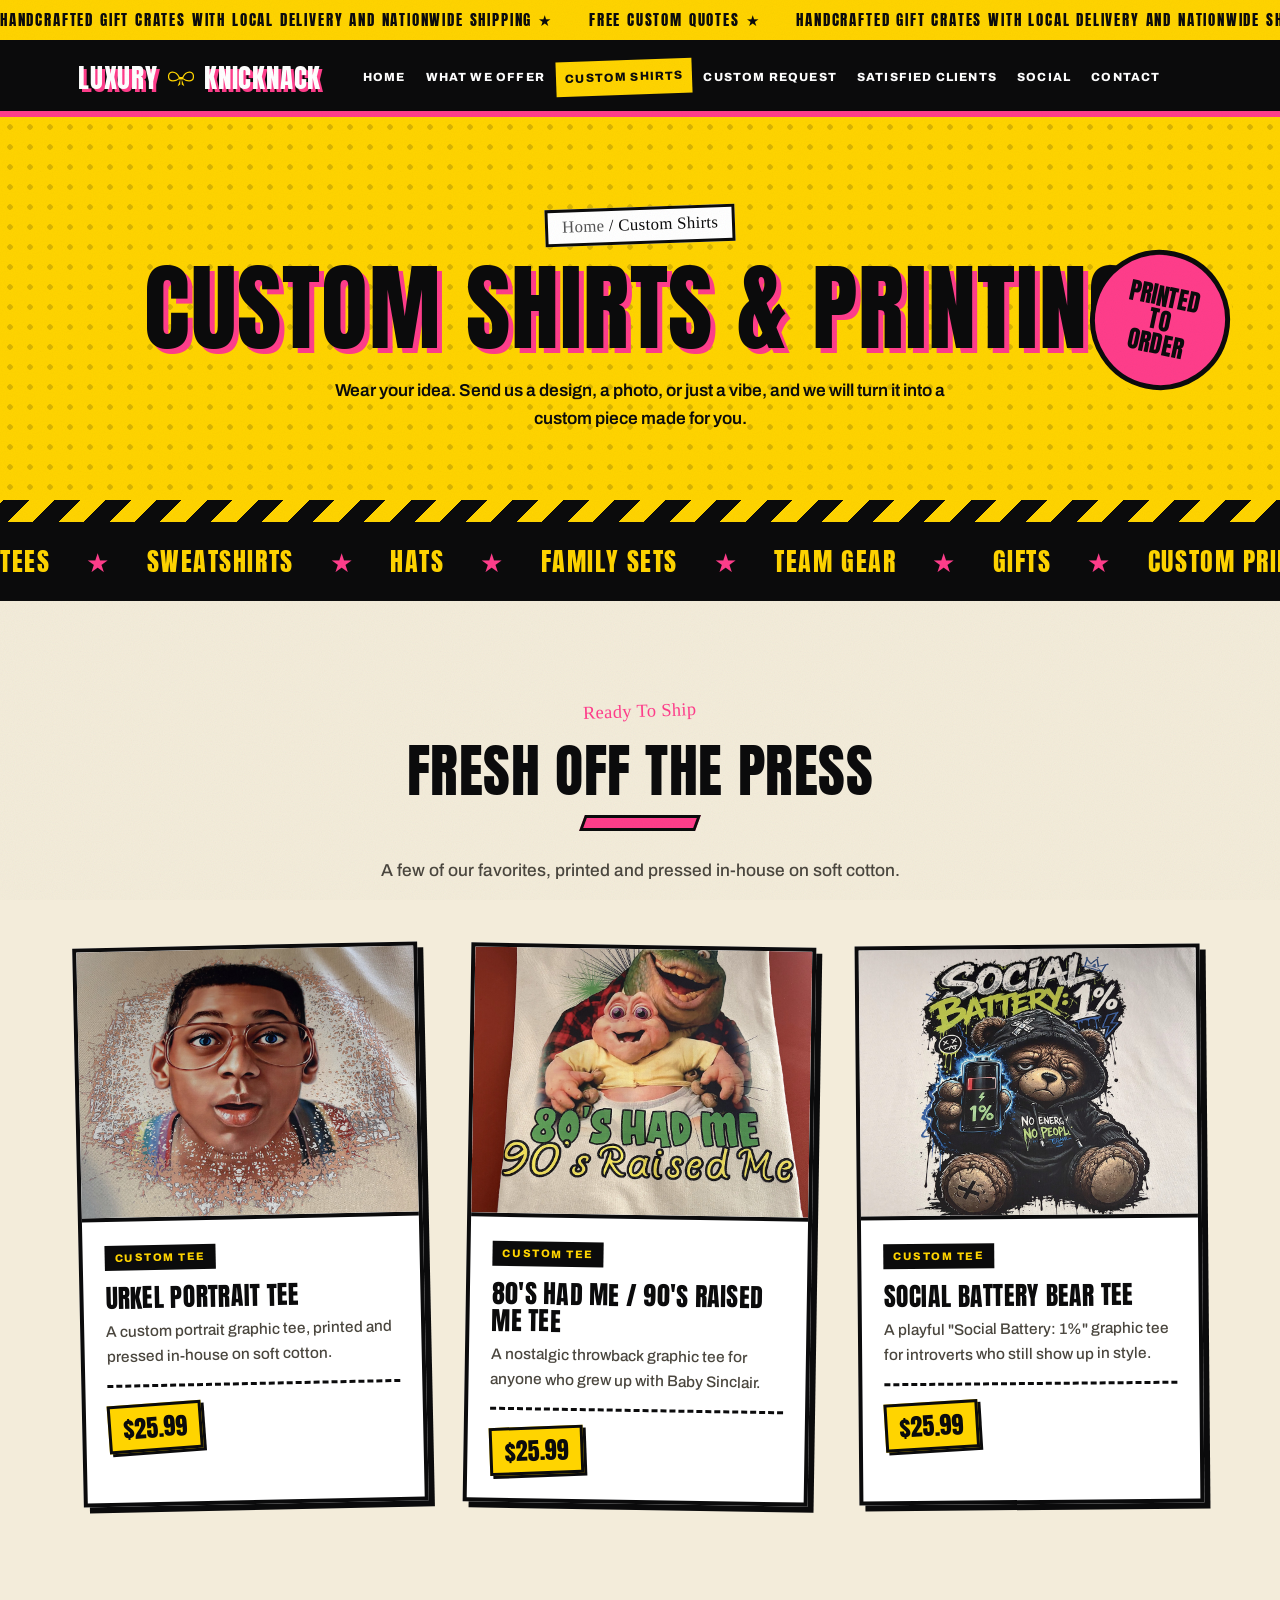
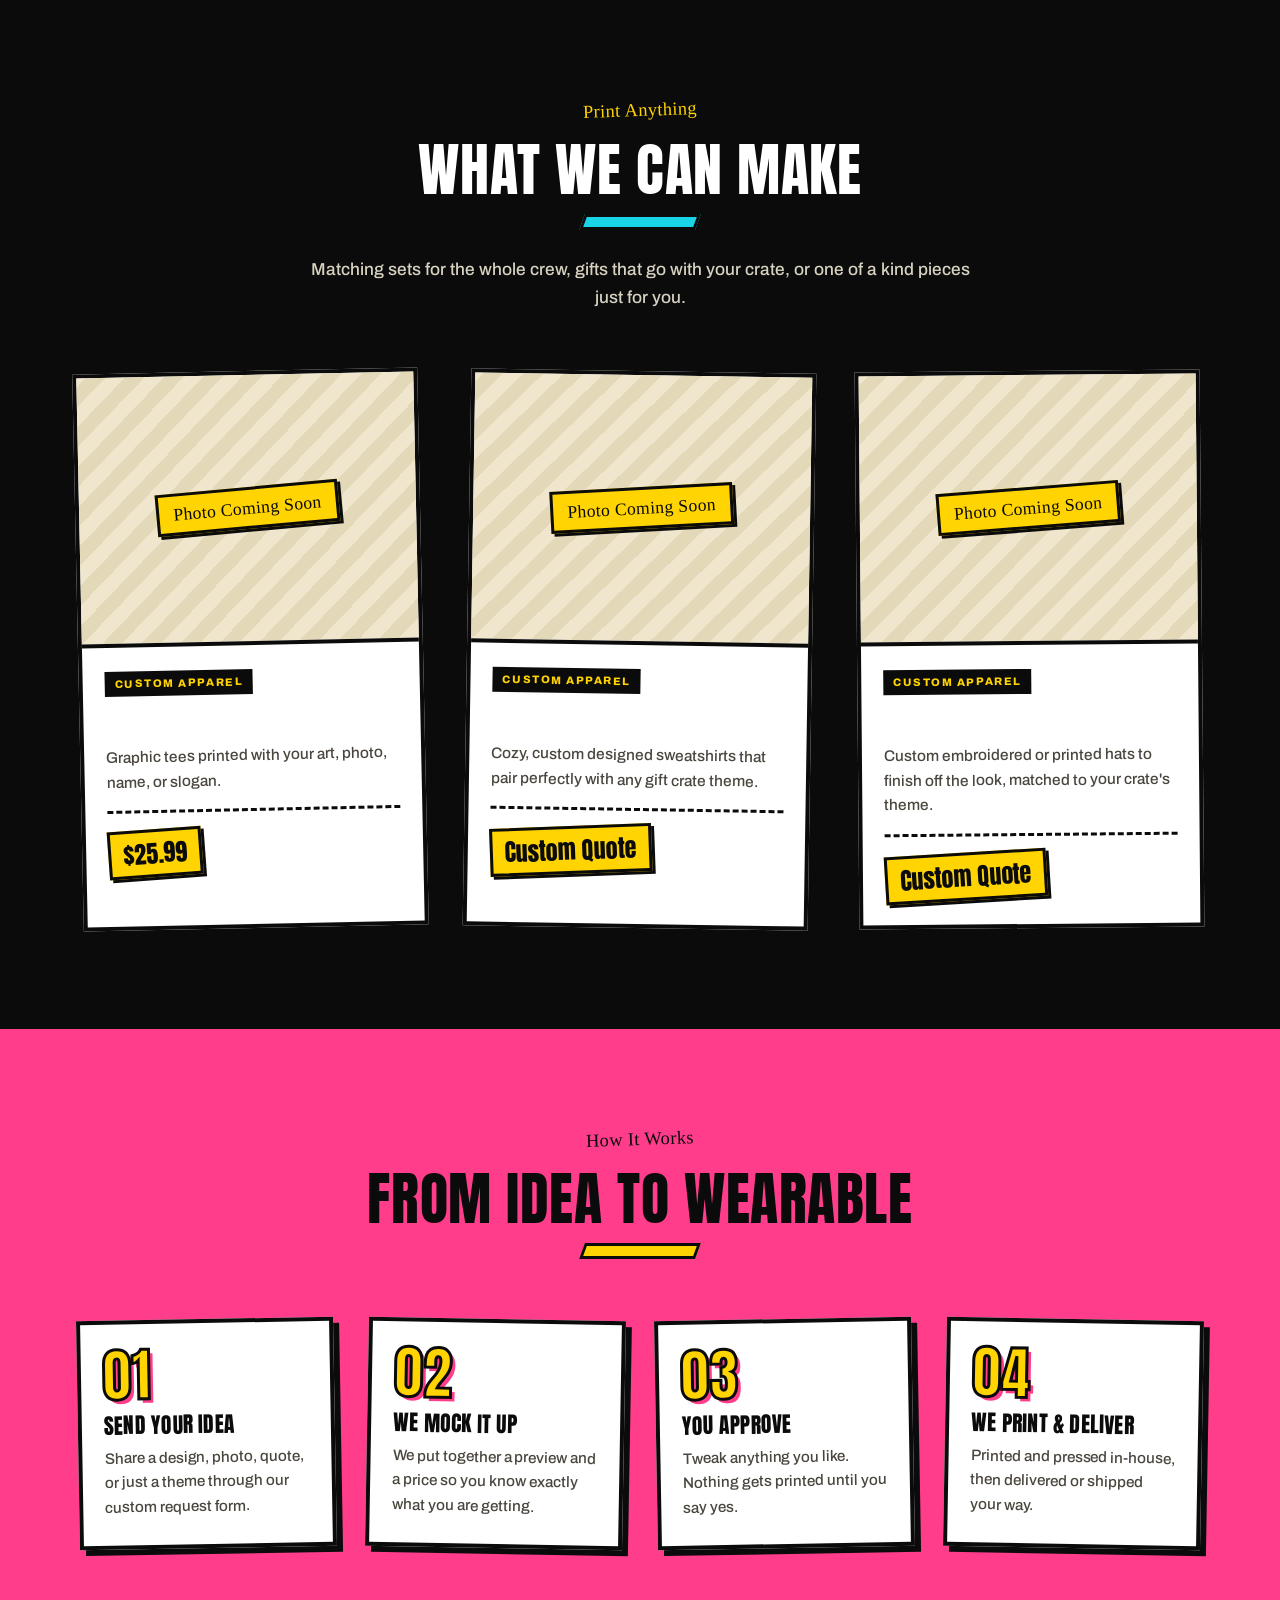
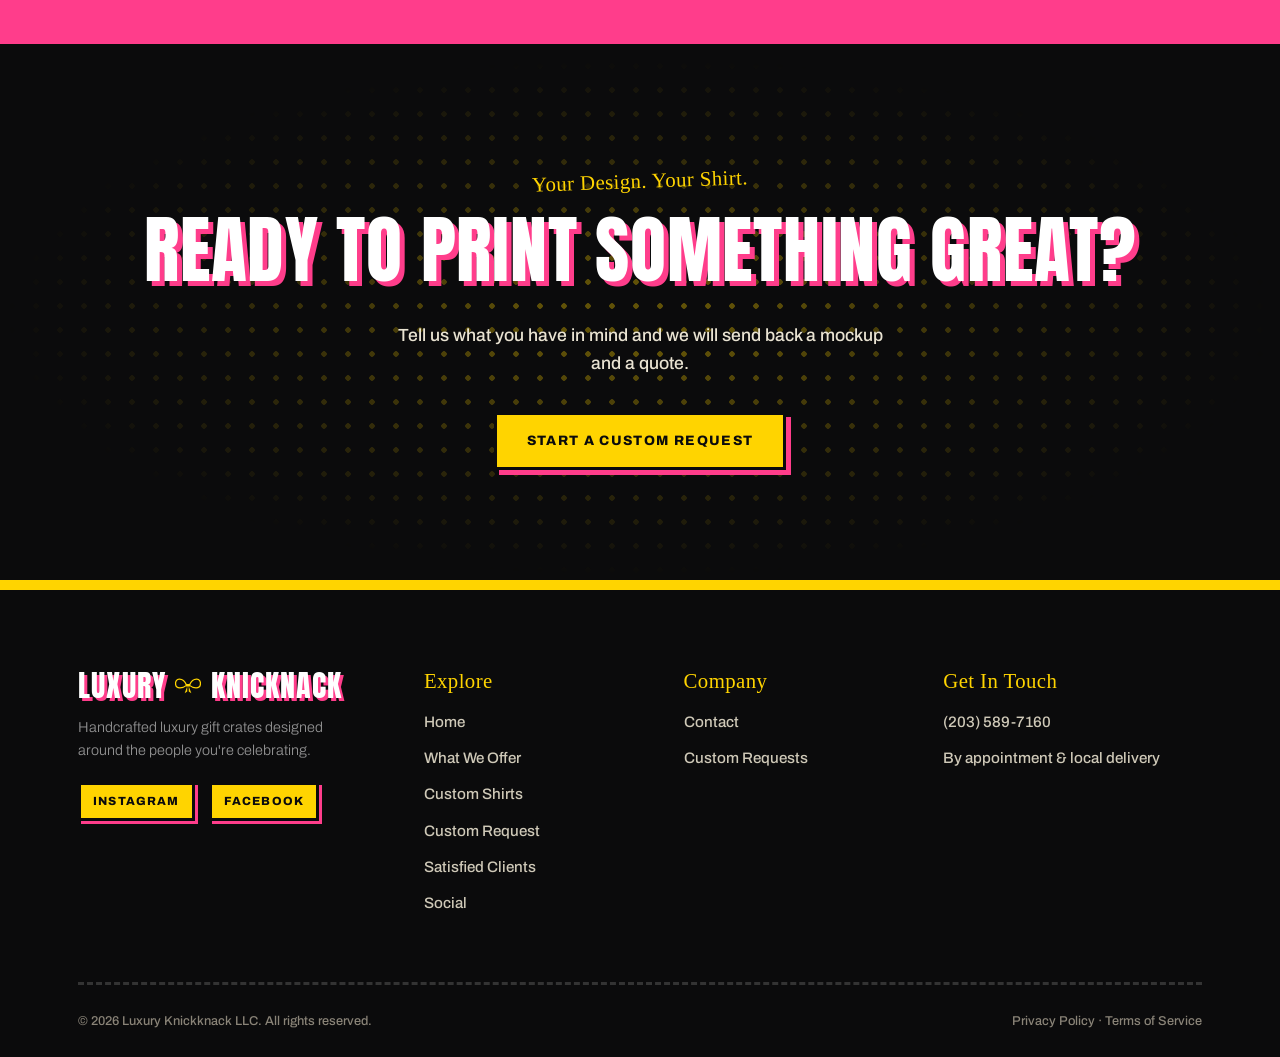
<file: custom-shirts.html>
<!DOCTYPE html>
<html lang="en">
<head>
<meta charset="UTF-8">
<meta name="viewport" content="width=device-width, initial-scale=1.0">
<title>Custom Shirts and Printing | Luxury Knicknack</title>
<meta name="description" content="Custom shirts, sweatshirts, and hats printed to order by Luxury Knicknack. Send us your design or idea and we will make it.">
<link rel="preconnect" href="https://fonts.googleapis.com">
<link href="https://fonts.googleapis.com/css2?family=Anton&family=Archivo:wght@400;500;700;800&family=Permanent+Marker&display=swap" rel="stylesheet">
<link rel="stylesheet" href="assets/css/style.css">
</head>
<body class="theme-yellow">

<div class="announce"><div class="track"><span>Handcrafted Gift Crates with Local Delivery and Nationwide Shipping ★</span><span>Free Custom Quotes ★</span><span>Handcrafted Gift Crates with Local Delivery and Nationwide Shipping ★</span><span>Free Custom Quotes ★</span><span>Handcrafted Gift Crates with Local Delivery and Nationwide Shipping ★</span><span>Free Custom Quotes ★</span><span>Handcrafted Gift Crates with Local Delivery and Nationwide Shipping ★</span><span>Free Custom Quotes ★</span><span>Handcrafted Gift Crates with Local Delivery and Nationwide Shipping ★</span><span>Free Custom Quotes ★</span><span>Handcrafted Gift Crates with Local Delivery and Nationwide Shipping ★</span><span>Free Custom Quotes ★</span></div></div>
<header class="site-header">
  <nav class="nav">
    <a href="index.html" class="logo">Luxury <svg class="logo-bow" width="24" height="16" viewBox="-40 -26 80 52" xmlns="http://www.w3.org/2000/svg" aria-hidden="true"><g fill="none" stroke="currentColor" stroke-width="3.4" stroke-linecap="round" stroke-linejoin="round"><path d="M -4,0 C -14,-22 -36,-19 -33,-1 C -31,11 -15,10 -4,1"/><path d="M 4,0 C 14,-22 36,-19 33,-1 C 31,11 15,10 4,1"/></g><path d="M -6,-3 L 6,-3 L 5,4 L -5,4 Z" fill="currentColor"/><path d="M -2,3 L -9,22 L -2,17 Z" fill="currentColor"/><path d="M 2,3 L 9,22 L 2,17 Z" fill="currentColor"/></svg>Knicknack</a>
    <ul class="nav-links">
      <li><a href="index.html">Home</a></li>
      <li><a href="shop.html">What We Offer</a></li>
      <li><a href="custom-shirts.html" class="active">Custom Shirts</a></li>
      <li><a href="custom-inquiry.html">Custom Request</a></li>
      <li><a href="satisfied-clients.html">Satisfied Clients</a></li>
      <li><a href="social.html">Social</a></li>
      <li><a href="contact.html">Contact</a></li>
    </ul>
    <div class="nav-cta">
      <button class="nav-toggle" aria-label="Menu"><span></span><span></span><span></span></button>
    </div>
  </nav>
  <div class="mobile-panel">
    <a href="index.html">Home</a>
    <a href="shop.html">What We Offer</a>
    <a href="custom-shirts.html">Custom Shirts</a>
    <a href="custom-inquiry.html">Custom Request</a>
    <a href="satisfied-clients.html">Satisfied Clients</a>
    <a href="social.html">Social</a>
    <a href="contact.html">Contact</a>
  </div>
</header>

<section class="page-hero">
  <div class="sticker">Printed<br>To<br>Order</div>
  <div class="container">
    <div class="breadcrumb"><a href="index.html">Home</a> / Custom Shirts</div>
    <h1>Custom Shirts &amp; Printing</h1>
    <p>Wear your idea. Send us a design, a photo, or just a vibe, and we will turn it into a custom piece made for you.</p>
  </div>
</section>

<div class="ticker" aria-hidden="true"><div class="track"><span>Tees</span><span>★</span><span>Sweatshirts</span><span>★</span><span>Hats</span><span>★</span><span>Family Sets</span><span>★</span><span>Team Gear</span><span>★</span><span>Gifts</span><span>★</span><span>Custom Prints</span><span>★</span><span>Tees</span><span>★</span><span>Sweatshirts</span><span>★</span><span>Hats</span><span>★</span><span>Family Sets</span><span>★</span><span>Team Gear</span><span>★</span><span>Gifts</span><span>★</span><span>Custom Prints</span><span>★</span><span>Tees</span><span>★</span><span>Sweatshirts</span><span>★</span><span>Hats</span><span>★</span><span>Family Sets</span><span>★</span><span>Team Gear</span><span>★</span><span>Gifts</span><span>★</span><span>Custom Prints</span><span>★</span><span>Tees</span><span>★</span><span>Sweatshirts</span><span>★</span><span>Hats</span><span>★</span><span>Family Sets</span><span>★</span><span>Team Gear</span><span>★</span><span>Gifts</span><span>★</span><span>Custom Prints</span><span>★</span></div></div>

<section class="section">
  <div class="container">
    <div class="section-head">
      <span class="eyebrow">Ready To Ship</span>
      <h2>Fresh Off The Press</h2>
      <p>A few of our favorites, printed and pressed in-house on soft cotton.</p>
    </div>
    <div class="grid grid-3">
      <div class="offer-card">
        <div class="offer-media"><img src="assets/images/custom-shirt-urkel.jpg" alt="Custom Urkel portrait graphic tee"></div>
        <div class="offer-body">
          <div class="occasion">Custom Tee</div>
          <h3>Urkel Portrait Tee</h3>
          <p>A custom portrait graphic tee, printed and pressed in-house on soft cotton.</p>
          <div class="offer-foot"><div class="price">$25.99</div></div>
        </div>
      </div>
      <div class="offer-card">
        <div class="offer-media"><img src="assets/images/custom-shirt-90s-dinosaurs.jpg" alt="80's Had Me 90's Raised Me Dinosaurs graphic tee"></div>
        <div class="offer-body">
          <div class="occasion">Custom Tee</div>
          <h3>80's Had Me / 90's Raised Me Tee</h3>
          <p>A nostalgic throwback graphic tee for anyone who grew up with Baby Sinclair.</p>
          <div class="offer-foot"><div class="price">$25.99</div></div>
        </div>
      </div>
      <div class="offer-card">
        <div class="offer-media"><img src="assets/images/custom-shirt-social-battery.jpg" alt="Social Battery 1 percent bear graphic tee"></div>
        <div class="offer-body">
          <div class="occasion">Custom Tee</div>
          <h3>Social Battery Bear Tee</h3>
          <p>A playful "Social Battery: 1%" graphic tee for introverts who still show up in style.</p>
          <div class="offer-foot"><div class="price">$25.99</div></div>
        </div>
      </div>
    </div>
  </div>
</section>

<section class="section section--dark">
  <div class="container">
    <div class="section-head">
      <span class="eyebrow">Print Anything</span>
      <h2>What We Can Make</h2>
      <p>Matching sets for the whole crew, gifts that go with your crate, or one of a kind pieces just for you.</p>
    </div>
    <div class="grid grid-3">
      <div class="offer-card">
        <div class="offer-media placeholder"><span>Photo Coming Soon</span></div>
        <div class="offer-body">
          <div class="occasion">Custom Apparel</div>
          <h3>Shirts</h3>
          <p>Graphic tees printed with your art, photo, name, or slogan.</p>
          <div class="offer-foot"><div class="price">$25.99</div></div>
        </div>
      </div>
      <div class="offer-card">
        <div class="offer-media placeholder"><span>Photo Coming Soon</span></div>
        <div class="offer-body">
          <div class="occasion">Custom Apparel</div>
          <h3>Sweatshirts</h3>
          <p>Cozy, custom designed sweatshirts that pair perfectly with any gift crate theme.</p>
          <div class="offer-foot"><div class="price">Custom Quote</div></div>
        </div>
      </div>
      <div class="offer-card">
        <div class="offer-media placeholder"><span>Photo Coming Soon</span></div>
        <div class="offer-body">
          <div class="occasion">Custom Apparel</div>
          <h3>Hats</h3>
          <p>Custom embroidered or printed hats to finish off the look, matched to your crate's theme.</p>
          <div class="offer-foot"><div class="price">Custom Quote</div></div>
        </div>
      </div>
    </div>
  </div>
</section>

<section class="section section--pink">
  <div class="container">
    <div class="section-head">
      <span class="eyebrow">How It Works</span>
      <h2>From Idea To Wearable</h2>
    </div>
    <div class="steps">
      <div class="step"><span class="step-num">01</span><h3>Send Your Idea</h3><p>Share a design, photo, quote, or just a theme through our custom request form.</p></div>
      <div class="step"><span class="step-num">02</span><h3>We Mock It Up</h3><p>We put together a preview and a price so you know exactly what you are getting.</p></div>
      <div class="step"><span class="step-num">03</span><h3>You Approve</h3><p>Tweak anything you like. Nothing gets printed until you say yes.</p></div>
      <div class="step"><span class="step-num">04</span><h3>We Print &amp; Deliver</h3><p>Printed and pressed in-house, then delivered or shipped your way.</p></div>
    </div>
  </div>
</section>

<section>
  <div class="cta-band">
    <span class="eyebrow">Your Design. Your Shirt.</span>
    <h2>Ready To Print Something Great?</h2>
    <p>Tell us what you have in mind and we will send back a mockup and a quote.</p>
    <a href="custom-inquiry.html" class="btn btn-primary">Start A Custom Request</a>
  </div>
</section>

<footer class="site-footer">
  <div class="container">
    <div class="footer-grid">
      <div class="footer-col">
        <div class="logo">Luxury <svg class="logo-bow" width="24" height="16" viewBox="-40 -26 80 52" xmlns="http://www.w3.org/2000/svg" aria-hidden="true"><g fill="none" stroke="currentColor" stroke-width="3.4" stroke-linecap="round" stroke-linejoin="round"><path d="M -4,0 C -14,-22 -36,-19 -33,-1 C -31,11 -15,10 -4,1"/><path d="M 4,0 C 14,-22 36,-19 33,-1 C 31,11 15,10 4,1"/></g><path d="M -6,-3 L 6,-3 L 5,4 L -5,4 Z" fill="currentColor"/><path d="M -2,3 L -9,22 L -2,17 Z" fill="currentColor"/><path d="M 2,3 L 9,22 L 2,17 Z" fill="currentColor"/></svg>Knicknack</div>
        <p style="max-width:280px;color:rgba(255,255,255,.55);font-size:.9rem;font-weight:300;">Handcrafted luxury gift crates designed around the people you're celebrating.</p>
        <div class="footer-social">
          <a href="social.html">Instagram</a>
          <a href="social.html">Facebook</a>
        </div>
      </div>
      <div class="footer-col">
        <h4>Explore</h4>
        <ul>
          <li><a href="index.html">Home</a></li>
          <li><a href="shop.html">What We Offer</a></li>
          <li><a href="custom-shirts.html">Custom Shirts</a></li>
          <li><a href="custom-inquiry.html">Custom Request</a></li>
          <li><a href="satisfied-clients.html">Satisfied Clients</a></li>
          <li><a href="social.html">Social</a></li>
        </ul>
      </div>
      <div class="footer-col">
        <h4>Company</h4>
        <ul>
          <li><a href="contact.html">Contact</a></li>
          <li><a href="custom-inquiry.html">Custom Requests</a></li>
        </ul>
      </div>
      <div class="footer-col">
        <h4>Get In Touch</h4>
        <ul>
          <li>(203) 589-7160</li>
          <li>By appointment &amp; local delivery</li>
        </ul>
      </div>
    </div>
    <div class="footer-bottom">
      <span>&copy; 2026 Luxury Knickknack LLC. All rights reserved.</span>
      <span><a href="#">Privacy Policy</a> &middot; <a href="#">Terms of Service</a></span>
    </div>
  </div>
</footer>

<script src="assets/js/main.js"></script>
</body>
</html>
</file>
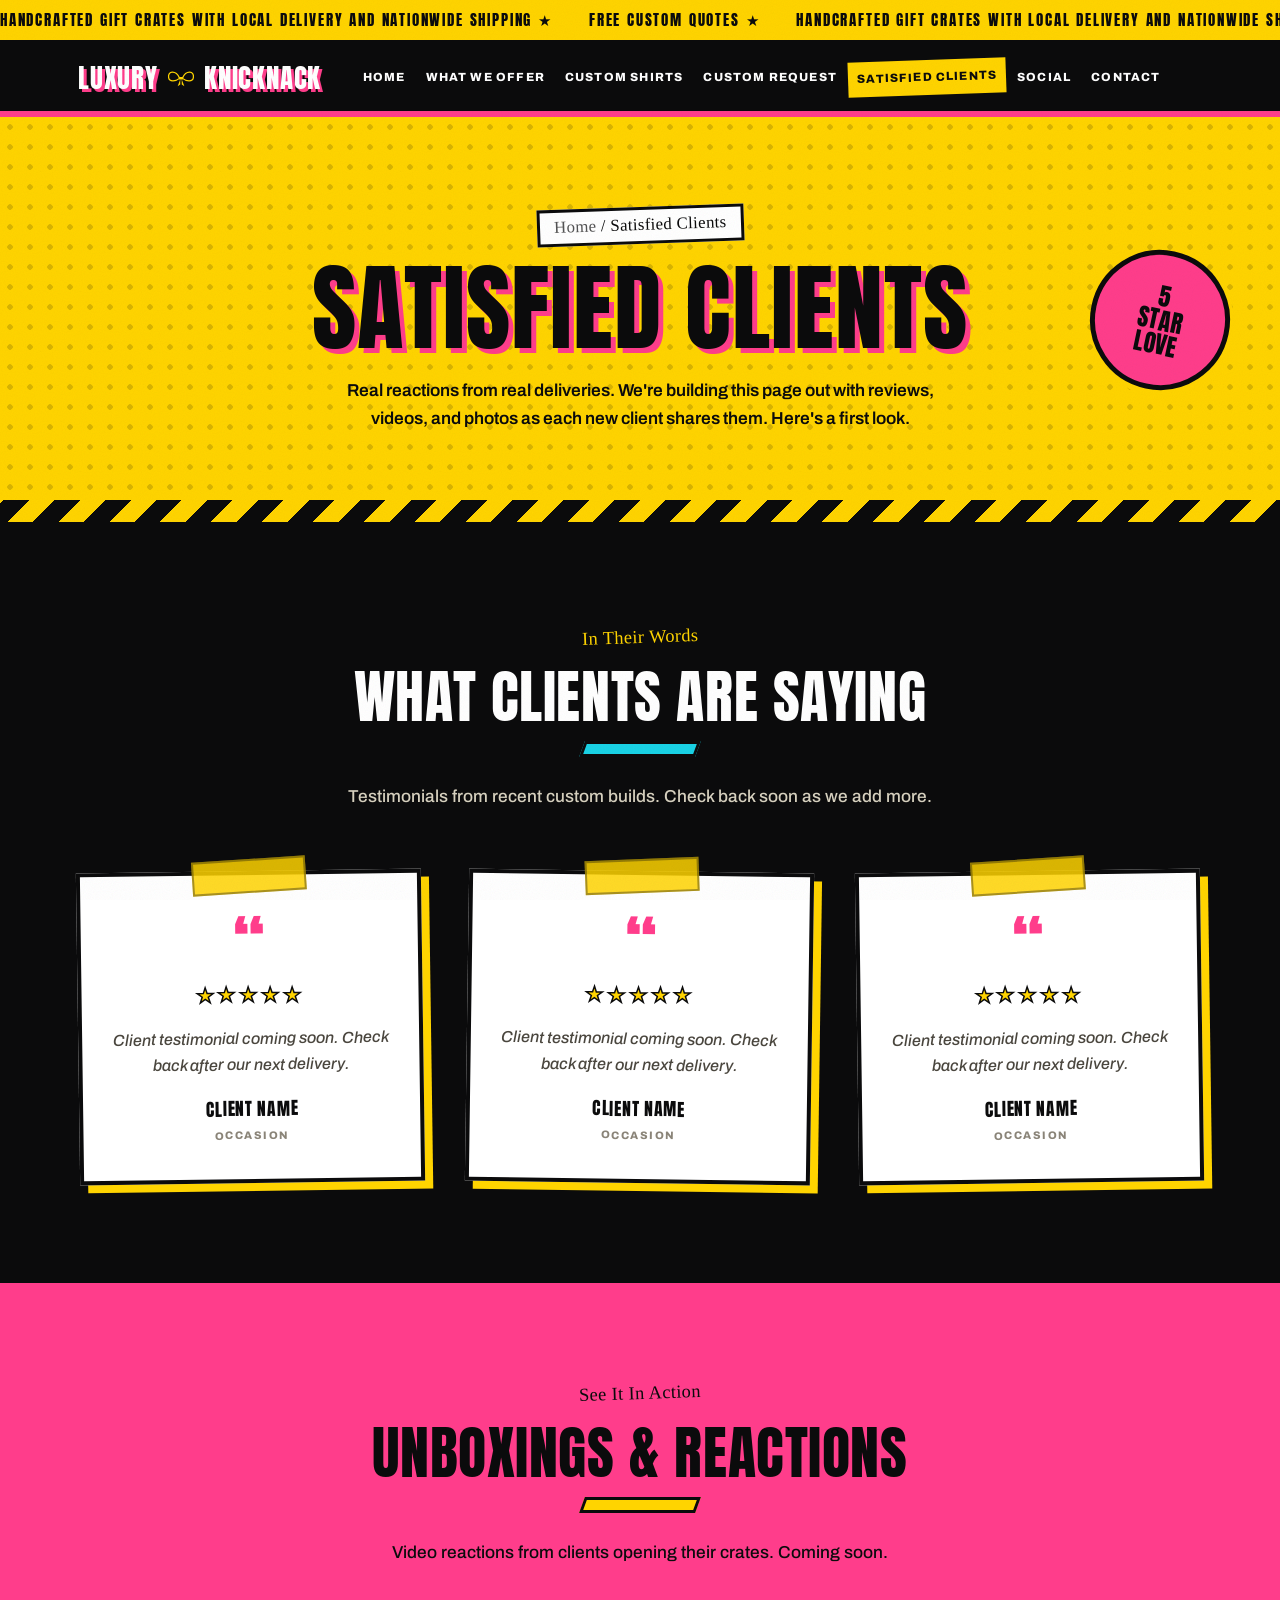
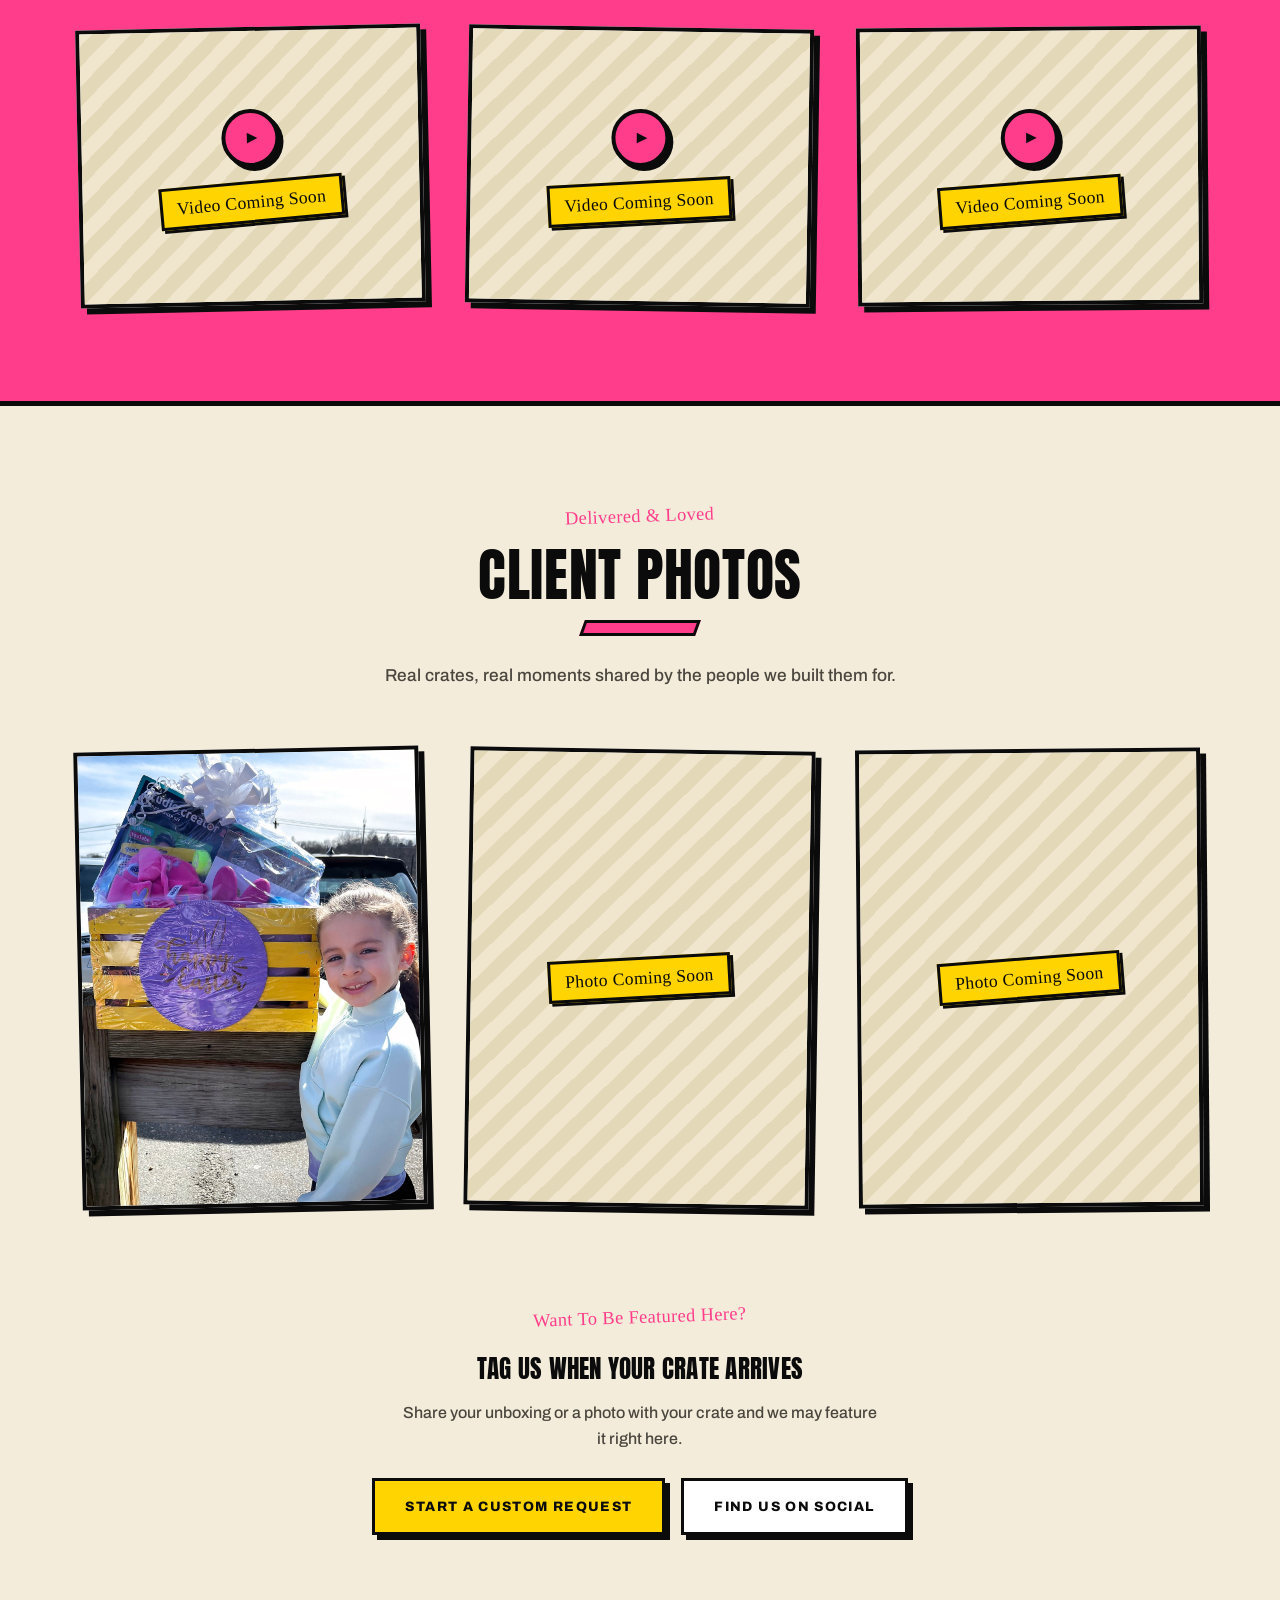
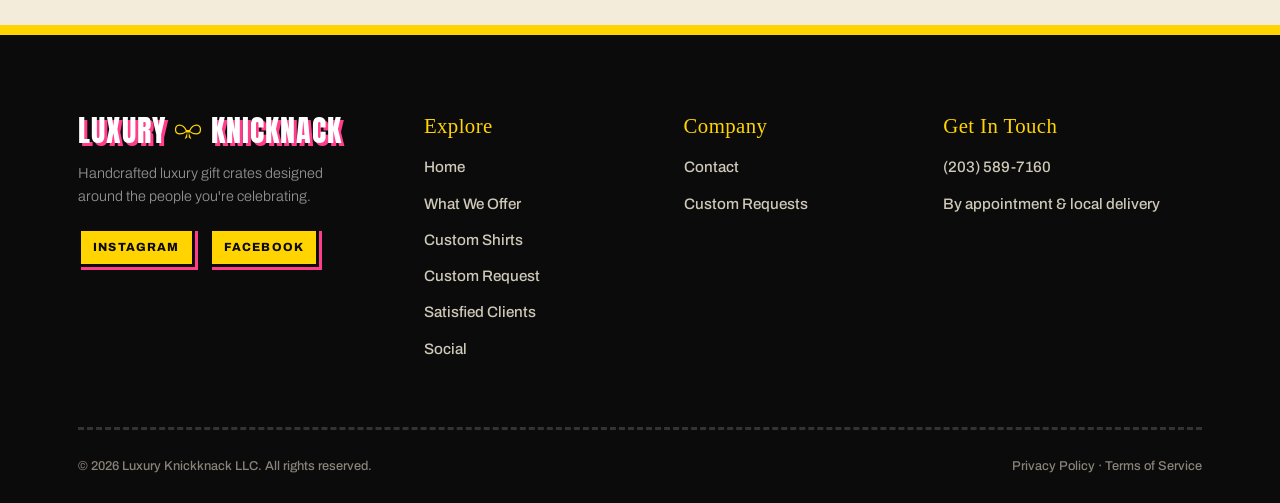
<file: satisfied-clients.html>
<!DOCTYPE html>
<html lang="en">
<head>
<meta charset="UTF-8">
<meta name="viewport" content="width=device-width, initial-scale=1.0">
<title>Satisfied Clients | Luxury Knicknack</title>
<meta name="description" content="Hear from Luxury Knicknack clients through testimonials, videos, and real photos from past custom gift crate builds.">
<link rel="preconnect" href="https://fonts.googleapis.com">
<link href="https://fonts.googleapis.com/css2?family=Anton&family=Archivo:wght@400;500;700;800&family=Permanent+Marker&display=swap" rel="stylesheet">
<link rel="stylesheet" href="assets/css/style.css">
</head>
<body class="theme-yellow">

<div class="announce"><div class="track"><span>Handcrafted Gift Crates with Local Delivery and Nationwide Shipping ★</span><span>Free Custom Quotes ★</span><span>Handcrafted Gift Crates with Local Delivery and Nationwide Shipping ★</span><span>Free Custom Quotes ★</span><span>Handcrafted Gift Crates with Local Delivery and Nationwide Shipping ★</span><span>Free Custom Quotes ★</span><span>Handcrafted Gift Crates with Local Delivery and Nationwide Shipping ★</span><span>Free Custom Quotes ★</span><span>Handcrafted Gift Crates with Local Delivery and Nationwide Shipping ★</span><span>Free Custom Quotes ★</span><span>Handcrafted Gift Crates with Local Delivery and Nationwide Shipping ★</span><span>Free Custom Quotes ★</span></div></div>
<header class="site-header">
  <nav class="nav">
    <a href="index.html" class="logo">Luxury <svg class="logo-bow" width="24" height="16" viewBox="-40 -26 80 52" xmlns="http://www.w3.org/2000/svg" aria-hidden="true"><g fill="none" stroke="currentColor" stroke-width="3.4" stroke-linecap="round" stroke-linejoin="round"><path d="M -4,0 C -14,-22 -36,-19 -33,-1 C -31,11 -15,10 -4,1"/><path d="M 4,0 C 14,-22 36,-19 33,-1 C 31,11 15,10 4,1"/></g><path d="M -6,-3 L 6,-3 L 5,4 L -5,4 Z" fill="currentColor"/><path d="M -2,3 L -9,22 L -2,17 Z" fill="currentColor"/><path d="M 2,3 L 9,22 L 2,17 Z" fill="currentColor"/></svg>Knicknack</a>
    <ul class="nav-links">
      <li><a href="index.html">Home</a></li>
      <li><a href="shop.html">What We Offer</a></li>
      <li><a href="custom-shirts.html">Custom Shirts</a></li>
      <li><a href="custom-inquiry.html">Custom Request</a></li>
      <li><a href="satisfied-clients.html" class="active">Satisfied Clients</a></li>
      <li><a href="social.html">Social</a></li>
      <li><a href="contact.html">Contact</a></li>
    </ul>
    <div class="nav-cta">
      <button class="nav-toggle" aria-label="Menu"><span></span><span></span><span></span></button>
    </div>
  </nav>
  <div class="mobile-panel">
    <a href="index.html">Home</a>
    <a href="shop.html">What We Offer</a>
    <a href="custom-shirts.html">Custom Shirts</a>
    <a href="custom-inquiry.html">Custom Request</a>
    <a href="satisfied-clients.html">Satisfied Clients</a>
    <a href="social.html">Social</a>
    <a href="contact.html">Contact</a>
  </div>
</header>

<section class="page-hero">
  <div class="sticker">5<br>Star<br>Love</div>
  <div class="container">
    <div class="breadcrumb"><a href="index.html">Home</a> / Satisfied Clients</div>
    <h1>Satisfied Clients</h1>
    <p>Real reactions from real deliveries. We're building this page out with reviews, videos, and photos as each new client shares them. Here's a first look.</p>
  </div>
</section>

<!-- ROW 1: TESTIMONIALS -->
<section class="section section--dark">
  <div class="container">
    <div class="section-head">
      <span class="eyebrow">In Their Words</span>
      <h2>What Clients Are Saying</h2>
      <p>Testimonials from recent custom builds. Check back soon as we add more.</p>
    </div>
    <div class="grid grid-3">
      <div class="testimonial-card">
        <div class="quote-mark">&ldquo;</div>
        <div class="stars">&#9733;&#9733;&#9733;&#9733;&#9733;</div>
        <p class="quote-text">Client testimonial coming soon. Check back after our next delivery.</p>
        <div class="client-name">Client Name<small>Occasion</small></div>
      </div>
      <div class="testimonial-card">
        <div class="quote-mark">&ldquo;</div>
        <div class="stars">&#9733;&#9733;&#9733;&#9733;&#9733;</div>
        <p class="quote-text">Client testimonial coming soon. Check back after our next delivery.</p>
        <div class="client-name">Client Name<small>Occasion</small></div>
      </div>
      <div class="testimonial-card">
        <div class="quote-mark">&ldquo;</div>
        <div class="stars">&#9733;&#9733;&#9733;&#9733;&#9733;</div>
        <p class="quote-text">Client testimonial coming soon. Check back after our next delivery.</p>
        <div class="client-name">Client Name<small>Occasion</small></div>
      </div>
    </div>
  </div>
</section>

<!-- ROW 2: VIDEOS -->
<section class="section section--pink">
  <div class="container">
    <div class="section-head">
      <span class="eyebrow">See It In Action</span>
      <h2>Unboxings &amp; Reactions</h2>
      <p>Video reactions from clients opening their crates. Coming soon.</p>
    </div>
    <div class="grid grid-3">
      <div class="offer-card">
        <div class="offer-media placeholder">
          <div class="play-icon">&#9658;</div>
          <span>Video Coming Soon</span>
        </div>
      </div>
      <div class="offer-card">
        <div class="offer-media placeholder">
          <div class="play-icon">&#9658;</div>
          <span>Video Coming Soon</span>
        </div>
      </div>
      <div class="offer-card">
        <div class="offer-media placeholder">
          <div class="play-icon">&#9658;</div>
          <span>Video Coming Soon</span>
        </div>
      </div>
    </div>
  </div>
</section>

<!-- ROW 3: CLIENT PHOTOS -->
<section class="section">
  <div class="container">
    <div class="section-head">
      <span class="eyebrow">Delivered &amp; Loved</span>
      <h2>Client Photos</h2>
      <p>Real crates, real moments shared by the people we built them for.</p>
    </div>
    <div class="grid grid-3">
      <div class="offer-card">
        <div class="offer-media tall">
          <img src="assets/images/client-easter-crate.jpg" alt="Happy client with a custom Easter gift crate">
        </div>
      </div>
      <div class="offer-card">
        <div class="offer-media tall placeholder">
          <span>Photo Coming Soon</span>
        </div>
      </div>
      <div class="offer-card">
        <div class="offer-media tall placeholder">
          <span>Photo Coming Soon</span>
        </div>
      </div>
    </div>
  </div>
</section>

<div class="text-center" style="padding-bottom:90px;">
  <span class="eyebrow">Want To Be Featured Here?</span>
  <h3 style="margin:10px 0 18px;">Tag Us When Your Crate Arrives</h3>
  <p style="color:var(--gray);max-width:480px;margin:0 auto 26px;">Share your unboxing or a photo with your crate and we may feature it right here.</p>
  <div style="display:flex;gap:16px;justify-content:center;flex-wrap:wrap;">
    <a href="custom-inquiry.html" class="btn btn-primary">Start A Custom Request</a>
    <a href="social.html" class="btn btn-outline">Find Us On Social</a>
  </div>
</div>

<footer class="site-footer">
  <div class="container">
    <div class="footer-grid">
      <div class="footer-col">
        <div class="logo">Luxury <svg class="logo-bow" width="24" height="16" viewBox="-40 -26 80 52" xmlns="http://www.w3.org/2000/svg" aria-hidden="true"><g fill="none" stroke="currentColor" stroke-width="3.4" stroke-linecap="round" stroke-linejoin="round"><path d="M -4,0 C -14,-22 -36,-19 -33,-1 C -31,11 -15,10 -4,1"/><path d="M 4,0 C 14,-22 36,-19 33,-1 C 31,11 15,10 4,1"/></g><path d="M -6,-3 L 6,-3 L 5,4 L -5,4 Z" fill="currentColor"/><path d="M -2,3 L -9,22 L -2,17 Z" fill="currentColor"/><path d="M 2,3 L 9,22 L 2,17 Z" fill="currentColor"/></svg>Knicknack</div>
        <p style="max-width:280px;color:rgba(255,255,255,.55);font-size:.9rem;font-weight:300;">Handcrafted luxury gift crates designed around the people you're celebrating.</p>
        <div class="footer-social">
          <a href="social.html">Instagram</a>
          <a href="social.html">Facebook</a>
        </div>
      </div>
      <div class="footer-col">
        <h4>Explore</h4>
        <ul>
          <li><a href="index.html">Home</a></li>
          <li><a href="shop.html">What We Offer</a></li>
          <li><a href="custom-shirts.html">Custom Shirts</a></li>
          <li><a href="custom-inquiry.html">Custom Request</a></li>
          <li><a href="satisfied-clients.html">Satisfied Clients</a></li>
          <li><a href="social.html">Social</a></li>
        </ul>
      </div>
      <div class="footer-col">
        <h4>Company</h4>
        <ul>
          <li><a href="contact.html">Contact</a></li>
          <li><a href="custom-inquiry.html">Custom Requests</a></li>
        </ul>
      </div>
      <div class="footer-col">
        <h4>Get In Touch</h4>
        <ul>
          <li>(203) 589-7160</li>
          <li>By appointment &amp; local delivery</li>
        </ul>
      </div>
    </div>
    <div class="footer-bottom">
      <span>&copy; 2026 Luxury Knickknack LLC. All rights reserved.</span>
      <span><a href="#">Privacy Policy</a> &middot; <a href="#">Terms of Service</a></span>
    </div>
  </div>
</footer>

<script src="assets/js/main.js"></script>
</body>
</html>
</file>
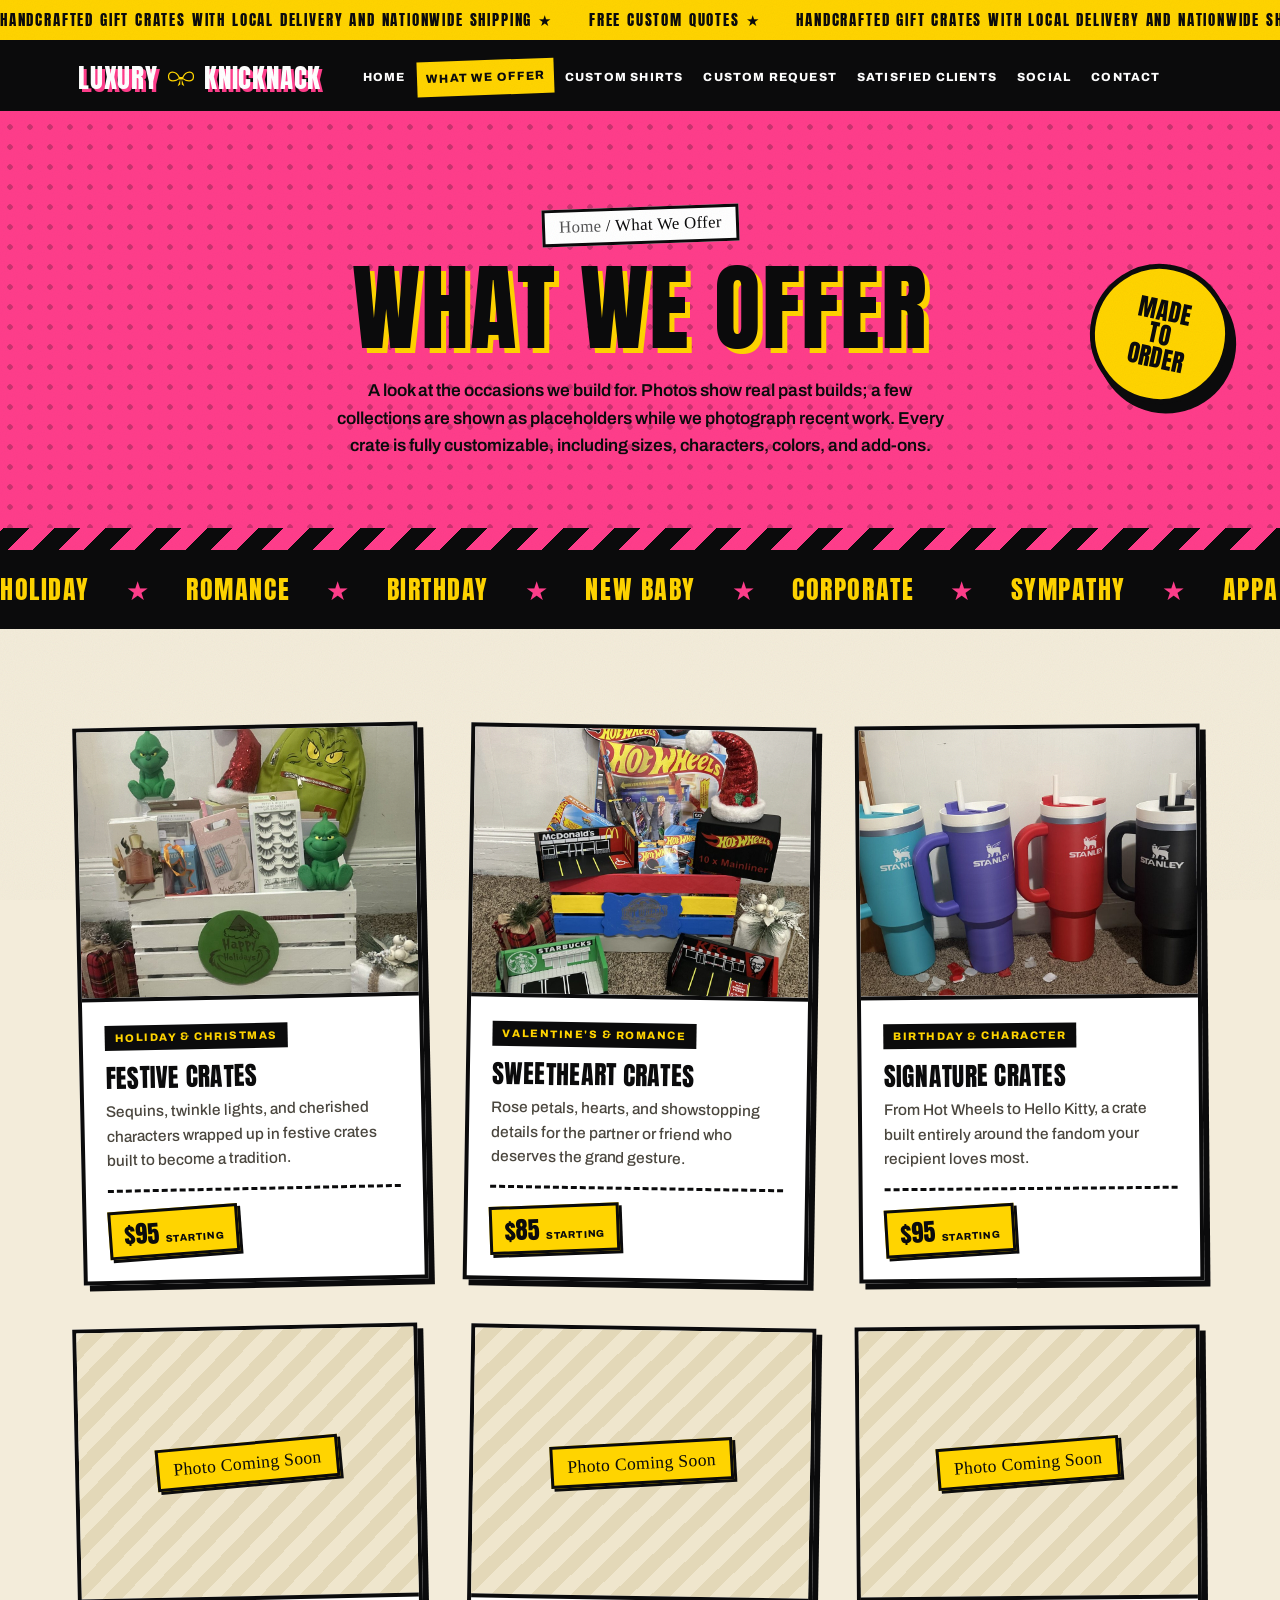
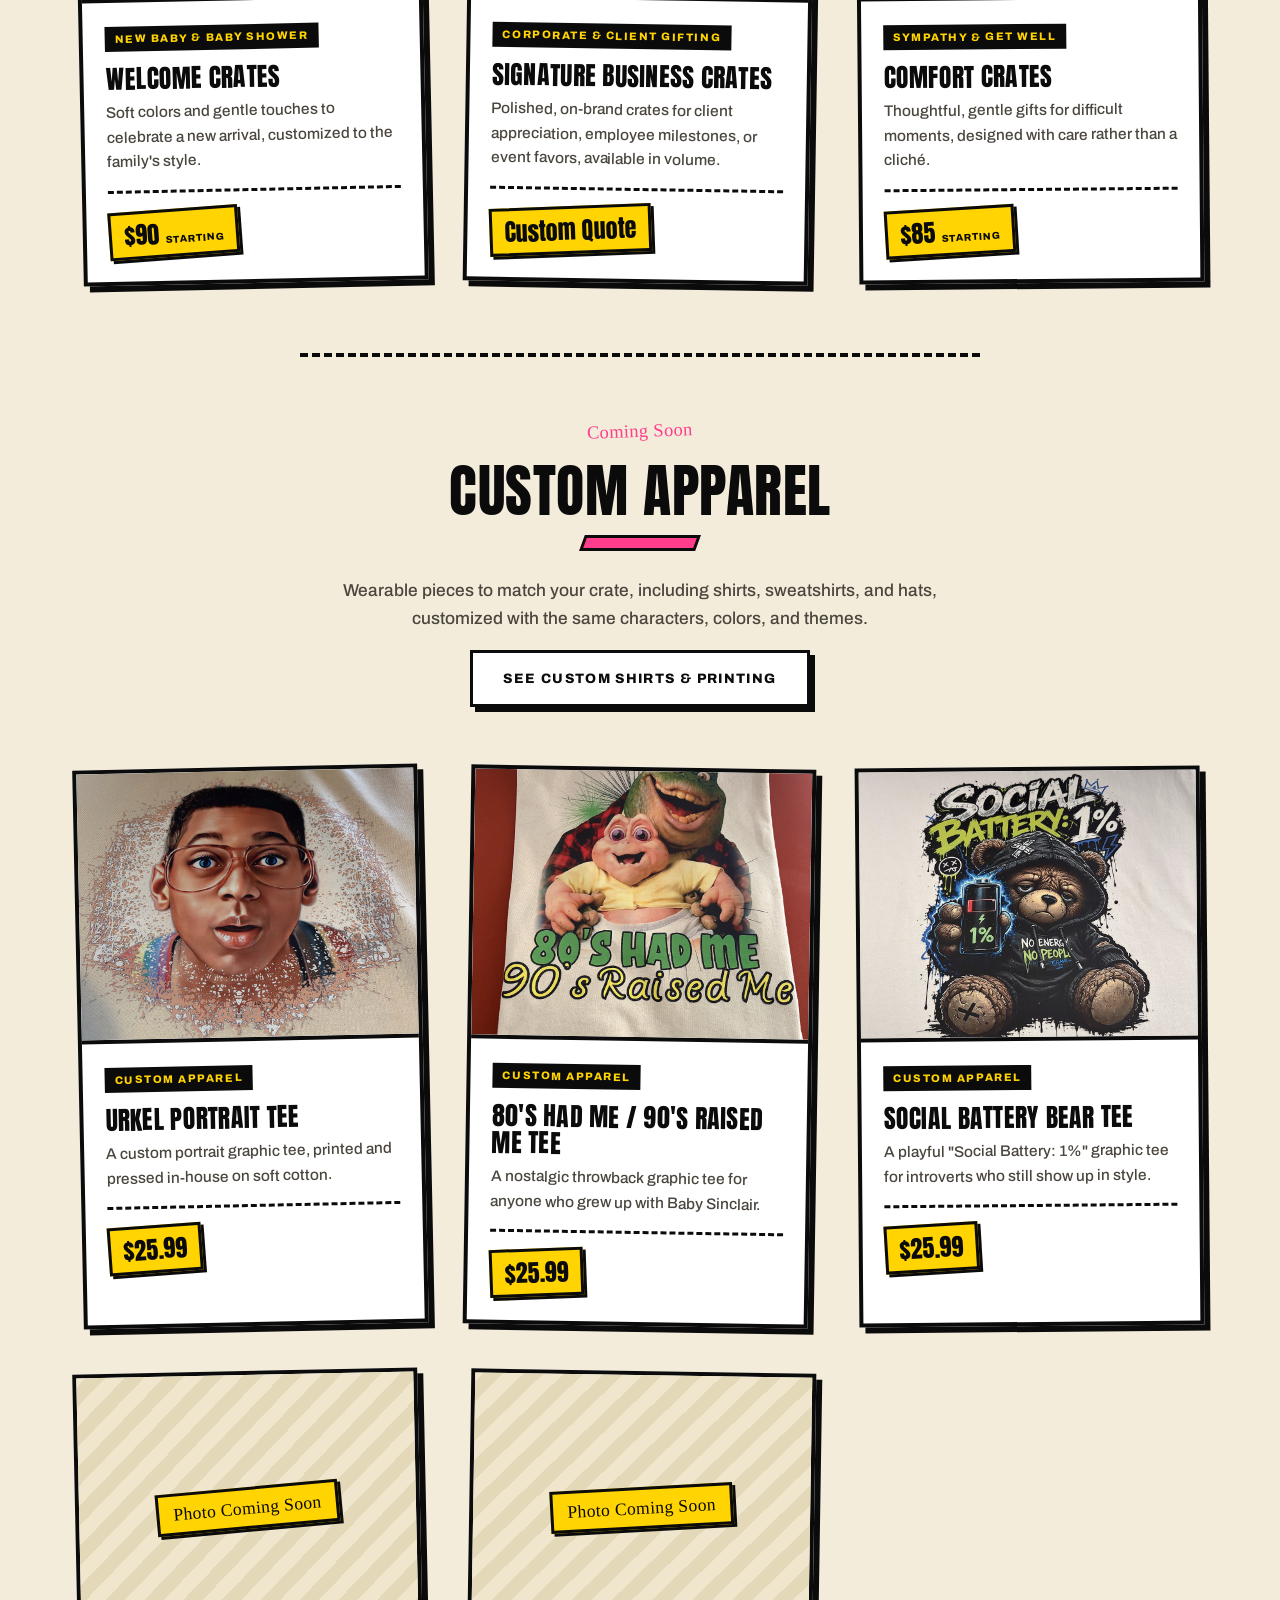
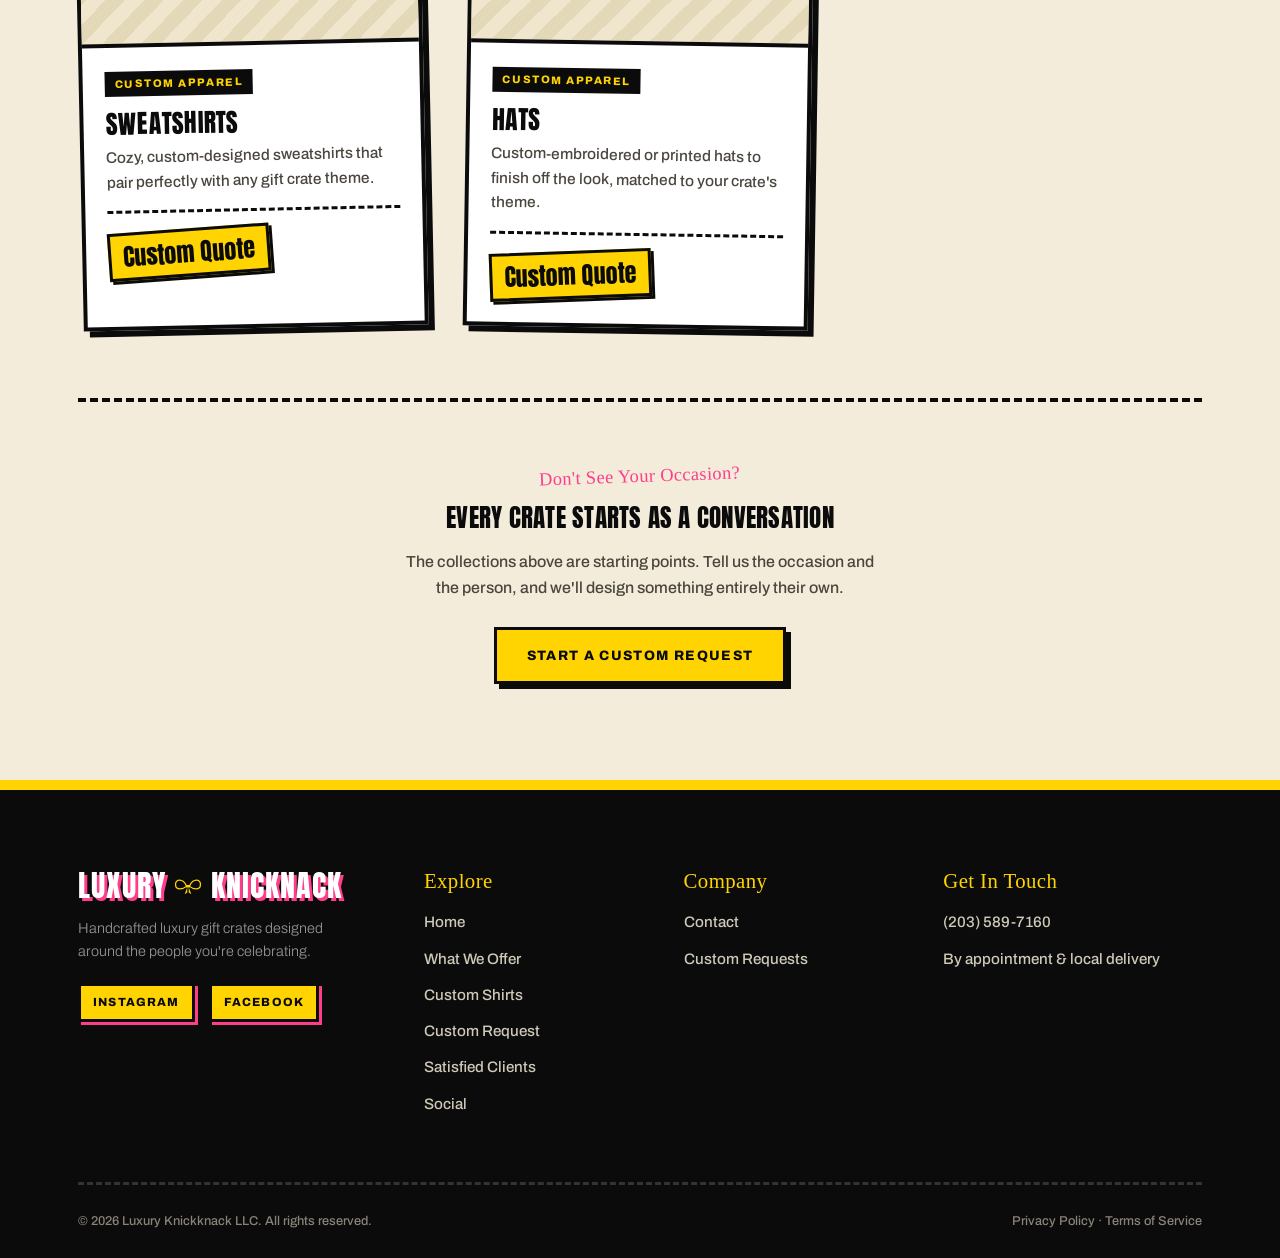
<file: shop.html>
<!DOCTYPE html>
<html lang="en">
<head>
<meta charset="UTF-8">
<meta name="viewport" content="width=device-width, initial-scale=1.0">
<title>What We Offer | Luxury Knicknack</title>
<meta name="description" content="See what Luxury Knicknack offers: handcrafted luxury gift crates for holidays, romance, birthdays, new babies, corporate gifting, and sympathy.">
<link rel="preconnect" href="https://fonts.googleapis.com">
<link href="https://fonts.googleapis.com/css2?family=Anton&family=Archivo:wght@400;500;700;800&family=Permanent+Marker&display=swap" rel="stylesheet">
<link rel="stylesheet" href="assets/css/style.css">
</head>
<body class="theme-pink">

<div class="announce"><div class="track"><span>Handcrafted Gift Crates with Local Delivery and Nationwide Shipping ★</span><span>Free Custom Quotes ★</span><span>Handcrafted Gift Crates with Local Delivery and Nationwide Shipping ★</span><span>Free Custom Quotes ★</span><span>Handcrafted Gift Crates with Local Delivery and Nationwide Shipping ★</span><span>Free Custom Quotes ★</span><span>Handcrafted Gift Crates with Local Delivery and Nationwide Shipping ★</span><span>Free Custom Quotes ★</span><span>Handcrafted Gift Crates with Local Delivery and Nationwide Shipping ★</span><span>Free Custom Quotes ★</span><span>Handcrafted Gift Crates with Local Delivery and Nationwide Shipping ★</span><span>Free Custom Quotes ★</span></div></div>
<header class="site-header">
  <nav class="nav">
    <a href="index.html" class="logo">Luxury <svg class="logo-bow" width="24" height="16" viewBox="-40 -26 80 52" xmlns="http://www.w3.org/2000/svg" aria-hidden="true"><g fill="none" stroke="currentColor" stroke-width="3.4" stroke-linecap="round" stroke-linejoin="round"><path d="M -4,0 C -14,-22 -36,-19 -33,-1 C -31,11 -15,10 -4,1"/><path d="M 4,0 C 14,-22 36,-19 33,-1 C 31,11 15,10 4,1"/></g><path d="M -6,-3 L 6,-3 L 5,4 L -5,4 Z" fill="currentColor"/><path d="M -2,3 L -9,22 L -2,17 Z" fill="currentColor"/><path d="M 2,3 L 9,22 L 2,17 Z" fill="currentColor"/></svg>Knicknack</a>
    <ul class="nav-links">
      <li><a href="index.html">Home</a></li>
      <li><a href="shop.html" class="active">What We Offer</a></li>
      <li><a href="custom-shirts.html">Custom Shirts</a></li>
      <li><a href="custom-inquiry.html">Custom Request</a></li>
      <li><a href="satisfied-clients.html">Satisfied Clients</a></li>
      <li><a href="social.html">Social</a></li>
      <li><a href="contact.html">Contact</a></li>
    </ul>
    <div class="nav-cta">
      <button class="nav-toggle" aria-label="Menu"><span></span><span></span><span></span></button>
    </div>
  </nav>
  <div class="mobile-panel">
    <a href="index.html">Home</a>
    <a href="shop.html">What We Offer</a>
    <a href="custom-shirts.html">Custom Shirts</a>
    <a href="custom-inquiry.html">Custom Request</a>
    <a href="satisfied-clients.html">Satisfied Clients</a>
    <a href="social.html">Social</a>
    <a href="contact.html">Contact</a>
  </div>
</header>

<section class="page-hero">
  <div class="sticker">Made<br>To<br>Order</div>
  <div class="container">
    <div class="breadcrumb"><a href="index.html">Home</a> / What We Offer</div>
    <h1>What We Offer</h1>
    <p>A look at the occasions we build for. Photos show real past builds; a few collections are shown as placeholders while we photograph recent work. Every crate is fully customizable, including sizes, characters, colors, and add-ons.</p>
  </div>
</section>

<div class="ticker" aria-hidden="true"><div class="track"><span>Holiday</span><span>★</span><span>Romance</span><span>★</span><span>Birthday</span><span>★</span><span>New Baby</span><span>★</span><span>Corporate</span><span>★</span><span>Sympathy</span><span>★</span><span>Apparel</span><span>★</span><span>Holiday</span><span>★</span><span>Romance</span><span>★</span><span>Birthday</span><span>★</span><span>New Baby</span><span>★</span><span>Corporate</span><span>★</span><span>Sympathy</span><span>★</span><span>Apparel</span><span>★</span><span>Holiday</span><span>★</span><span>Romance</span><span>★</span><span>Birthday</span><span>★</span><span>New Baby</span><span>★</span><span>Corporate</span><span>★</span><span>Sympathy</span><span>★</span><span>Apparel</span><span>★</span><span>Holiday</span><span>★</span><span>Romance</span><span>★</span><span>Birthday</span><span>★</span><span>New Baby</span><span>★</span><span>Corporate</span><span>★</span><span>Sympathy</span><span>★</span><span>Apparel</span><span>★</span></div></div>


<section class="section">
  <div class="container">
    <div class="grid grid-3">

      <div class="offer-card" id="holiday">
        <div class="offer-media">
          <img src="assets/images/gift-basket-01.jpg" alt="Grinch themed holiday gift crate">
        </div>
        <div class="offer-body">
          <div class="occasion">Holiday &amp; Christmas</div>
          <h3>Festive Crates</h3>
          <p>Sequins, twinkle lights, and cherished characters wrapped up in festive crates built to become a tradition.</p>
          <div class="offer-foot">
            <div class="price">$95<small>starting</small></div>
          </div>
        </div>
      </div>

      <div class="offer-card" id="romance">
        <div class="offer-media">
          <img src="assets/images/gift-basket-06.jpg" alt="Oversized tumbler gift crate with rose petals">
        </div>
        <div class="offer-body">
          <div class="occasion">Valentine's &amp; Romance</div>
          <h3>Sweetheart Crates</h3>
          <p>Rose petals, hearts, and showstopping details for the partner or friend who deserves the grand gesture.</p>
          <div class="offer-foot">
            <div class="price">$85<small>starting</small></div>
          </div>
        </div>
      </div>

      <div class="offer-card" id="birthday">
        <div class="offer-media">
          <img src="assets/images/gift-basket-04.jpg" alt="Care Bears themed gift crate">
        </div>
        <div class="offer-body">
          <div class="occasion">Birthday &amp; Character</div>
          <h3>Signature Crates</h3>
          <p>From Hot Wheels to Hello Kitty, a crate built entirely around the fandom your recipient loves most.</p>
          <div class="offer-foot">
            <div class="price">$95<small>starting</small></div>
          </div>
        </div>
      </div>

      <div class="offer-card">
        <div class="offer-media placeholder">
          <span>Photo Coming Soon</span>
        </div>
        <div class="offer-body">
          <div class="occasion">New Baby &amp; Baby Shower</div>
          <h3>Welcome Crates</h3>
          <p>Soft colors and gentle touches to celebrate a new arrival, customized to the family's style.</p>
          <div class="offer-foot">
            <div class="price">$90<small>starting</small></div>
          </div>
        </div>
      </div>

      <div class="offer-card">
        <div class="offer-media placeholder">
          <span>Photo Coming Soon</span>
        </div>
        <div class="offer-body">
          <div class="occasion">Corporate &amp; Client Gifting</div>
          <h3>Signature Business Crates</h3>
          <p>Polished, on-brand crates for client appreciation, employee milestones, or event favors, available in volume.</p>
          <div class="offer-foot">
            <div class="price">Custom Quote</div>
          </div>
        </div>
      </div>

      <div class="offer-card">
        <div class="offer-media placeholder">
          <span>Photo Coming Soon</span>
        </div>
        <div class="offer-body">
          <div class="occasion">Sympathy &amp; Get Well</div>
          <h3>Comfort Crates</h3>
          <p>Thoughtful, gentle gifts for difficult moments, designed with care rather than a clich&eacute;.</p>
          <div class="offer-foot">
            <div class="price">$85<small>starting</small></div>
          </div>
        </div>
      </div>

    </div>

    <div class="section-head bt" style="margin-top:70px;padding-top:60px;">
      <span class="eyebrow">Coming Soon</span>
      <h2>Custom Apparel</h2>
      <p>Wearable pieces to match your crate, including shirts, sweatshirts, and hats, customized with the same characters, colors, and themes.</p>
      <a href="custom-shirts.html" class="btn btn-outline">See Custom Shirts &amp; Printing</a>
    </div>
    <div class="grid grid-3">

      <div class="offer-card">
        <div class="offer-media">
          <img src="assets/images/custom-shirt-urkel.jpg" alt="Custom Urkel portrait graphic tee">
        </div>
        <div class="offer-body">
          <div class="occasion">Custom Apparel</div>
          <h3>Urkel Portrait Tee</h3>
          <p>A custom portrait graphic tee, printed and pressed in-house on soft cotton.</p>
          <div class="offer-foot">
            <div class="price">$25.99</div>
          </div>
        </div>
      </div>

      <div class="offer-card">
        <div class="offer-media">
          <img src="assets/images/custom-shirt-90s-dinosaurs.jpg" alt="80's Had Me 90's Raised Me Dinosaurs graphic tee">
        </div>
        <div class="offer-body">
          <div class="occasion">Custom Apparel</div>
          <h3>80's Had Me / 90's Raised Me Tee</h3>
          <p>A nostalgic throwback graphic tee for anyone who grew up with Baby Sinclair.</p>
          <div class="offer-foot">
            <div class="price">$25.99</div>
          </div>
        </div>
      </div>

      <div class="offer-card">
        <div class="offer-media">
          <img src="assets/images/custom-shirt-social-battery.jpg" alt="Social Battery 1 percent bear graphic tee">
        </div>
        <div class="offer-body">
          <div class="occasion">Custom Apparel</div>
          <h3>Social Battery Bear Tee</h3>
          <p>A playful "Social Battery: 1%" graphic tee for introverts who still show up in style.</p>
          <div class="offer-foot">
            <div class="price">$25.99</div>
          </div>
        </div>
      </div>

      <div class="offer-card">
        <div class="offer-media placeholder">
          <span>Photo Coming Soon</span>
        </div>
        <div class="offer-body">
          <div class="occasion">Custom Apparel</div>
          <h3>Sweatshirts</h3>
          <p>Cozy, custom-designed sweatshirts that pair perfectly with any gift crate theme.</p>
          <div class="offer-foot">
            <div class="price">Custom Quote</div>
          </div>
        </div>
      </div>

      <div class="offer-card">
        <div class="offer-media placeholder">
          <span>Photo Coming Soon</span>
        </div>
        <div class="offer-body">
          <div class="occasion">Custom Apparel</div>
          <h3>Hats</h3>
          <p>Custom-embroidered or printed hats to finish off the look, matched to your crate's theme.</p>
          <div class="offer-foot">
            <div class="price">Custom Quote</div>
          </div>
        </div>
      </div>

    </div>

    <div class="text-center bt" style="margin-top:70px;padding-top:60px;">
      <span class="eyebrow">Don't See Your Occasion?</span>
      <h3 style="margin-bottom:18px;">Every Crate Starts As A Conversation</h3>
      <p style="color:var(--gray);max-width:480px;margin:0 auto 26px;">The collections above are starting points. Tell us the occasion and the person, and we'll design something entirely their own.</p>
      <a href="custom-inquiry.html" class="btn btn-primary">Start A Custom Request</a>
    </div>

  </div>
</section>

<footer class="site-footer">
  <div class="container">
    <div class="footer-grid">
      <div class="footer-col">
        <div class="logo">Luxury <svg class="logo-bow" width="24" height="16" viewBox="-40 -26 80 52" xmlns="http://www.w3.org/2000/svg" aria-hidden="true"><g fill="none" stroke="currentColor" stroke-width="3.4" stroke-linecap="round" stroke-linejoin="round"><path d="M -4,0 C -14,-22 -36,-19 -33,-1 C -31,11 -15,10 -4,1"/><path d="M 4,0 C 14,-22 36,-19 33,-1 C 31,11 15,10 4,1"/></g><path d="M -6,-3 L 6,-3 L 5,4 L -5,4 Z" fill="currentColor"/><path d="M -2,3 L -9,22 L -2,17 Z" fill="currentColor"/><path d="M 2,3 L 9,22 L 2,17 Z" fill="currentColor"/></svg>Knicknack</div>
        <p style="max-width:280px;color:rgba(255,255,255,.55);font-size:.9rem;font-weight:300;">Handcrafted luxury gift crates designed around the people you're celebrating.</p>
        <div class="footer-social">
          <a href="social.html">Instagram</a>
          <a href="social.html">Facebook</a>
        </div>
      </div>
      <div class="footer-col">
        <h4>Explore</h4>
        <ul>
          <li><a href="index.html">Home</a></li>
          <li><a href="shop.html">What We Offer</a></li>
          <li><a href="custom-shirts.html">Custom Shirts</a></li>
          <li><a href="custom-inquiry.html">Custom Request</a></li>
          <li><a href="satisfied-clients.html">Satisfied Clients</a></li>
          <li><a href="social.html">Social</a></li>
        </ul>
      </div>
      <div class="footer-col">
        <h4>Company</h4>
        <ul>
          <li><a href="contact.html">Contact</a></li>
          <li><a href="custom-inquiry.html">Custom Requests</a></li>
        </ul>
      </div>
      <div class="footer-col">
        <h4>Get In Touch</h4>
        <ul>
          <li>(203) 589-7160</li>
          <li>By appointment &amp; local delivery</li>
        </ul>
      </div>
    </div>
    <div class="footer-bottom">
      <span>&copy; 2026 Luxury Knickknack LLC. All rights reserved.</span>
      <span><a href="#">Privacy Policy</a> &middot; <a href="#">Terms of Service</a></span>
    </div>
  </div>
</footer>

<script src="assets/js/main.js"></script>
</body>
</html>
</file>
<file: assets/css/style.css>
/* =========================================================
   LUXURY KNICKKNACKS: URBAN RETRO THEME
   90s street style: asphalt black, taxi yellow, hot pink,
   chunky type, hard shadows, tape, stickers, halftone.
   ========================================================= */

:root {
  --black: #0b0b0c;
  --ink: #111111;
  --paper: #f3ecda;
  --yellow: #ffd400;
  --pink: #ff3d8b;
  --cyan: #19d3e6;
  --gray: #4a463e;
  --gray-light: #8a8478;
  --white: #ffffff;
  --cream: #f3ecda;
  --line: #0b0b0c;

  /* legacy names so inline styles keep working */
  --stone: #ff3d8b;
  --stone-dark: #d81f6a;
  --wine: #ff3d8b;
  --wine-bright: #ff3d8b;
  --wine-deep: #0b0b0c;

  --font-head: "Anton", "Impact", "Arial Narrow", sans-serif;
  --font-body: "Archivo", "Helvetica Neue", Arial, sans-serif;
  --font-hand: "Permanent Marker", "Comic Sans MS", cursive;

  --hard: 6px 6px 0 var(--black);
  --hard-lg: 10px 10px 0 var(--black);
  --radius: 0;
}

* { box-sizing: border-box; }
html { scroll-behavior: smooth; }

body {
  margin: 0;
  font-family: var(--font-body);
  font-weight: 500;
  color: var(--ink);
  background: var(--paper);
  -webkit-font-smoothing: antialiased;
  line-height: 1.6;
  overflow-x: hidden;
}
/* paper grain */
body::before {
  content: "";
  position: fixed; inset: 0;
  pointer-events: none;
  z-index: 999;
  opacity: .07;
  mix-blend-mode: multiply;
  background-image: url("data:image/svg+xml;utf8,<svg xmlns='http://www.w3.org/2000/svg' width='180' height='180'><filter id='n'><feTurbulence type='fractalNoise' baseFrequency='.9' numOctaves='2' stitchTiles='stitch'/></filter><rect width='100%' height='100%' filter='url(%23n)'/></svg>");
}

img { max-width: 100%; display: block; }
a { color: inherit; text-decoration: none; }
ul { list-style: none; margin: 0; padding: 0; }
h1, h2, h3, h4 {
  font-family: var(--font-head);
  font-weight: 400;
  text-transform: uppercase;
  line-height: 1.05;
  letter-spacing: .01em;
  margin: 0 0 .45em;
  color: var(--black);
}
h2 { font-size: clamp(2.2rem, 5vw, 3.6rem); }
h3 { font-size: 1.55rem; }
p { margin: 0 0 1em; }

.container { width: 100%; max-width: 1180px; margin: 0 auto; padding: 0 28px; }
.container--narrow { max-width: 760px; }

.eyebrow {
  display: inline-block;
  font-family: var(--font-hand);
  font-size: 1.15rem;
  letter-spacing: .02em;
  color: var(--pink);
  margin-bottom: 14px;
  transform: rotate(-2deg);
}

.section { padding: 96px 0; }
.section--tight { padding: 56px 0; }
.section--dark { background: var(--black); color: #ddd; }
.section--dark h1, .section--dark h2, .section--dark h3 { color: var(--white); }
.section--cream {
  background: var(--yellow);
  border-top: 5px solid var(--black);
  border-bottom: 5px solid var(--black);
}
.section--cream .eyebrow { color: var(--black); }
.bt { border-top: 4px dashed var(--black); }
.bb { border-bottom: 4px dashed var(--black); }

.section-head { max-width: 680px; margin: 0 auto 60px; text-align: center; }
.section-head h2::after {
  content: "";
  display: block;
  width: 110px; height: 10px;
  margin: 14px auto 0;
  background: var(--pink);
  border: 3px solid var(--black);
  transform: skewX(-20deg);
}
.section-head p { color: var(--gray); font-size: 1.08rem; margin-top: 18px; }
.section--cream .section-head p { color: var(--black); }

/* =========== Buttons =========== */
.btn {
  display: inline-flex;
  align-items: center;
  justify-content: center;
  gap: 10px;
  padding: 15px 30px;
  border-radius: 0;
  font-family: var(--font-body);
  font-size: .85rem;
  letter-spacing: .1em;
  text-transform: uppercase;
  font-weight: 800;
  border: 3px solid var(--black);
  box-shadow: 5px 5px 0 var(--black);
  cursor: pointer;
  transition: transform .12s ease, box-shadow .12s ease, background .12s ease;
}
.btn:hover { transform: translate(3px, 3px); box-shadow: 2px 2px 0 var(--black); }
.btn:active { transform: translate(5px, 5px); box-shadow: 0 0 0 var(--black); }
.btn-primary { background: var(--yellow); color: var(--black); }
.btn-primary:hover { background: var(--pink); }
.btn-outline { background: var(--white); color: var(--black); }
.btn-outline:hover { background: var(--cyan); }
.btn-outline-light { background: transparent; color: var(--white); border-color: var(--white); box-shadow: 5px 5px 0 var(--pink); }
.btn-outline-light:hover { background: var(--white); color: var(--black); box-shadow: 2px 2px 0 var(--pink); }
.btn-wine-outline { background: var(--white); color: var(--black); }
.btn-text {
  background: none; border: none; padding: 0 0 2px; box-shadow: none;
  font-family: var(--font-body); font-weight: 800;
  font-size: .8rem; letter-spacing: .1em; text-transform: uppercase;
  color: var(--black); border-bottom: 4px solid var(--pink);
  display: inline-block;
}
.btn-text:hover { transform: none; box-shadow: none; background: var(--yellow); }
.btn-block { width: 100%; }
.btn-sm { padding: 11px 20px; font-size: .74rem; }

/* hero / dark contexts get pink shadows */
.hero .btn-primary, .cta-band .btn-primary, .site-footer .btn-primary { box-shadow: 5px 5px 0 var(--pink); border-color: var(--black); }
.hero .btn-primary:hover, .cta-band .btn-primary:hover { box-shadow: 2px 2px 0 var(--pink); background: var(--cyan); }

/* =========== Header / Nav =========== */
.announce {
  background: var(--yellow);
  color: var(--black);
  border-bottom: 4px solid var(--black);
  overflow: hidden;
  white-space: nowrap;
  font-family: var(--font-head);
  font-size: .95rem;
  letter-spacing: .12em;
  text-transform: uppercase;
  padding: 8px 0;
}
.announce .track, .ticker .track {
  display: inline-flex;
  animation: scroll-left 38s linear infinite;
  will-change: transform;
}
.announce .track span, .ticker .track span { padding-right: 36px; }
@keyframes scroll-left { from { transform: translateX(0); } to { transform: translateX(-50%); } }
@media (prefers-reduced-motion: reduce) {
  .announce .track, .ticker .track { animation: none; }
}

.site-header {
  position: sticky;
  top: 0;
  z-index: 100;
  background: var(--black);
  border-bottom: 6px solid var(--pink);
}
.nav {
  display: flex;
  align-items: center;
  justify-content: space-between;
  padding: 16px 28px;
  max-width: 1180px;
  margin: 0 auto;
}
.logo {
  font-family: var(--font-head);
  font-size: 1.7rem;
  text-transform: uppercase;
  letter-spacing: .03em;
  font-weight: 400;
  color: var(--white);
  display: flex;
  align-items: center;
  gap: 8px;
  text-shadow: 3px 3px 0 var(--pink);
  line-height: 1;
  white-space: nowrap;
  flex-shrink: 0;
}
.logo-bow {
  width: 30px; height: 20px;
  flex-shrink: 0;
  display: block;
  color: var(--yellow);
  overflow: visible;
}
.nav-links { display: flex; gap: 2px; flex-wrap: nowrap; }
.nav-links a {
  position: relative;
  display: block;
  padding: 8px 9px;
  white-space: nowrap;
  font-family: var(--font-body);
  font-weight: 800;
  font-size: .74rem;
  letter-spacing: .1em;
  text-transform: uppercase;
  color: var(--white);
  transition: transform .12s ease, background .12s ease, color .12s ease;
}
.nav-links a:hover { background: var(--pink); color: var(--black); transform: rotate(-2deg); }
.nav-links a.active { background: var(--yellow); color: var(--black); transform: rotate(-2deg); }
.nav-cta { display: flex; align-items: center; gap: 22px; }
.nav-toggle {
  display: none; flex-direction: column; gap: 6px;
  background: var(--yellow); border: 3px solid var(--white); cursor: pointer; padding: 9px 8px;
}
.nav-toggle span { width: 24px; height: 3px; background: var(--black); }
.mobile-panel { display: none; }

@media (max-width: 1120px) {
  .nav-links { display: none; }
  .nav-toggle { display: flex; }
  .logo { font-size: 1.35rem; }
  .mobile-panel.open {
    display: block; background: var(--black);
    border-top: 4px solid var(--yellow);
    padding: 8px 28px 28px;
  }
  .mobile-panel a {
    display: block; padding: 14px 0;
    border-bottom: 2px dashed #444;
    font-family: var(--font-head);
    color: var(--white);
    text-transform: uppercase; letter-spacing: .06em; font-size: 1.3rem;
  }
  .mobile-panel a:hover { color: var(--yellow); }
}

/* =========== Hero =========== */
.hero {
  position: relative;
  background: var(--black);
  color: var(--white);
  min-height: 82vh;
  display: flex;
  align-items: center;
  overflow: hidden;
  border-bottom: 0;
}
.hero::before {
  content: "";
  position: absolute; inset: 0;
  background-image: radial-gradient(circle, rgba(255,61,139,.55) 2.5px, transparent 3px);
  background-size: 22px 22px;
  -webkit-mask-image: linear-gradient(115deg, transparent 20%, #000 95%);
  mask-image: linear-gradient(115deg, transparent 20%, #000 95%);
  pointer-events: none;
}
.hero::after {
  content: "";
  position: absolute; left: 0; right: 0; bottom: 0; height: 34px;
  background: repeating-linear-gradient(-45deg, var(--yellow) 0 20px, var(--black) 20px 40px);
  border-top: 4px solid var(--black);
}
.hero-copy {
  position: relative;
  z-index: 1;
  max-width: 820px;
  padding: 90px 40px 110px;
  margin-left: max(0px, calc((100vw - 1180px) / 2));
}
.hero .eyebrow { color: var(--yellow); font-size: 1.35rem; }
.hero h1 {
  color: var(--white);
  font-size: clamp(3.4rem, 10vw, 8rem);
  line-height: .92;
  margin-bottom: 28px;
  text-shadow: 6px 6px 0 var(--pink);
}
.hero h1 em {
  font-family: var(--font-hand);
  font-style: normal;
  text-transform: none;
  color: var(--yellow);
  display: inline-block;
  transform: rotate(-4deg);
  text-shadow: 5px 5px 0 var(--black), 6px 6px 0 var(--pink);
  letter-spacing: 0;
}
.hero p.lead {
  font-size: 1.2rem;
  color: #e9e3d2;
  max-width: 520px;
  margin-bottom: 38px;
  font-weight: 500;
}
.hero-actions { display: flex; gap: 20px; flex-wrap: wrap; }
.sticker {
  position: absolute;
  right: max(4vw, calc((100vw - 1180px) / 2 + 20px));
  top: 16%;
  z-index: 2;
  width: 168px; height: 168px;
  border-radius: 50%;
  background: var(--pink);
  color: var(--black);
  border: 5px solid var(--black);
  box-shadow: 8px 8px 0 var(--yellow);
  transform: rotate(12deg);
  display: flex; align-items: center; justify-content: center; text-align: center;
  font-family: var(--font-head);
  font-size: 1.9rem;
  line-height: 1;
  text-transform: uppercase;
}
@media (max-width: 900px) {
  .hero-copy { padding: 70px 24px 100px; margin-left: 0; }
  .sticker { width: 104px; height: 104px; font-size: 1.15rem; top: 10px; right: 14px; box-shadow: 5px 5px 0 var(--yellow); }
}

/* ticker strip */
.ticker {
  background: var(--black);
  color: var(--yellow);
  border-bottom: 5px solid var(--black);
  overflow: hidden;
  white-space: nowrap;
  font-family: var(--font-head);
  font-size: 1.6rem;
  letter-spacing: .06em;
  text-transform: uppercase;
  padding: 14px 0;
}
.ticker .track { animation-duration: 46s; }
.ticker .track span:nth-child(even) { color: var(--pink); }

/* =========== Bold band =========== */
.band-wine {
  background: var(--pink);
  color: var(--black);
  padding: 96px 0;
  border-top: 5px solid var(--black);
  border-bottom: 5px solid var(--black);
}
.band-wine h2 { color: var(--black); }
.band-wine p { color: var(--black); }
.band-wine .eyebrow { color: var(--black); }
.band-wine .section-head h2::after { background: var(--yellow); }

.offer-index { border-top: 4px solid var(--black); }
.offer-index a {
  display: flex;
  align-items: center;
  justify-content: space-between;
  gap: 20px;
  padding: 20px 14px;
  border-bottom: 4px solid var(--black);
  transition: background .12s ease, padding-left .15s ease, color .12s ease;
}
.offer-index a:hover { background: var(--black); padding-left: 28px; }
.offer-index .num { font-family: var(--font-hand); font-size: 1.3rem; width: 46px; flex-shrink: 0; color: var(--black); }
.offer-index .name {
  font-family: var(--font-head);
  font-size: clamp(1.7rem, 4vw, 2.8rem);
  text-transform: uppercase;
  color: var(--black);
  flex: 1;
  line-height: 1;
}
.offer-index .arrow { font-size: 1.8rem; font-weight: 800; color: var(--black); }
.offer-index a:hover .num, .offer-index a:hover .name, .offer-index a:hover .arrow { color: var(--yellow); }
.offer-index-dark .num { color: var(--gray); }

/* =========== Intro =========== */
.intro { display: grid; grid-template-columns: .85fr 1.15fr; gap: 64px; align-items: start; }
@media (max-width: 860px) { .intro { grid-template-columns: 1fr; gap: 28px; } }
.intro h2 { font-size: clamp(2.4rem, 5.5vw, 4rem); }
.intro p { color: #1d1b17; font-size: 1.1rem; }

/* =========== Grids / Cards =========== */
.grid { display: grid; gap: 44px; }
.grid-2 { grid-template-columns: repeat(2, 1fr); }
.grid-3 { grid-template-columns: repeat(3, 1fr); }
.grid-4 { grid-template-columns: repeat(4, 1fr); }
@media (max-width: 980px) { .grid-3, .grid-4 { grid-template-columns: repeat(2, 1fr); } }
@media (max-width: 620px) { .grid-2, .grid-3, .grid-4 { grid-template-columns: 1fr; } }

.offer-card {
  display: flex; flex-direction: column;
  background: var(--white);
  border: 4px solid var(--black);
  box-shadow: var(--hard);
  transition: transform .15s ease, box-shadow .15s ease;
}
.grid > .offer-card:nth-child(3n+1) { transform: rotate(-1.2deg); }
.grid > .offer-card:nth-child(3n+2) { transform: rotate(.9deg); }
.grid > .offer-card:nth-child(3n+3) { transform: rotate(-.5deg); }
.offer-card:hover { transform: rotate(0deg) translate(-3px, -3px) !important; box-shadow: 10px 10px 0 var(--pink); }
.offer-media {
  aspect-ratio: 4/3.2;
  overflow: hidden;
  background: var(--paper);
  margin-bottom: 0;
  position: relative;
  border-bottom: 4px solid var(--black);
}
.offer-media img { width: 100%; height: 100%; object-fit: cover; transition: transform .5s ease; }
.offer-card:hover .offer-media img { transform: scale(1.05); }
.offer-media.placeholder {
  display: flex; flex-direction: column; align-items: center; justify-content: center;
  background: repeating-linear-gradient(-45deg, #efe6cd 0 14px, #e3d8b8 14px 28px);
}
.offer-media.tall { aspect-ratio: 3/4; }
.offer-media.placeholder span {
  font-family: var(--font-hand);
  font-size: 1.1rem;
  letter-spacing: .02em;
  text-transform: none;
  color: var(--black);
  background: var(--yellow);
  border: 3px solid var(--black);
  padding: 4px 14px;
  transform: rotate(-4deg);
  box-shadow: 3px 3px 0 var(--black);
}
.offer-card:has(.offer-media:last-child) .offer-media { border-bottom: 0; }
.offer-body { padding: 22px 22px 24px; }
.offer-body h3 { font-size: 1.6rem; margin-bottom: 8px; }
.offer-body .occasion {
  display: inline-block;
  font-family: var(--font-body);
  font-weight: 800;
  font-size: .68rem; letter-spacing: .14em; text-transform: uppercase;
  background: var(--black); color: var(--yellow);
  padding: 4px 10px; margin-bottom: 14px;
}
.offer-body p { color: var(--gray); font-size: .96rem; }
.offer-foot {
  display: flex; align-items: center; justify-content: space-between;
  margin-top: 16px; padding-top: 16px; border-top: 3px dashed var(--black);
}
.price {
  font-family: var(--font-head); font-size: 1.5rem; color: var(--black);
  background: var(--yellow); border: 3px solid var(--black);
  padding: 2px 12px; transform: rotate(-3deg);
  box-shadow: 3px 3px 0 var(--black);
}
.price small {
  font-family: var(--font-body); font-size: .62rem; font-weight: 800;
  color: var(--black); text-transform: uppercase; letter-spacing: .08em; margin-left: 6px;
}

.plain-card { padding: 0; }
.plain-card h3 { font-size: 1.4rem; }
.plain-card p { color: var(--gray); font-size: .96rem; }
.plain-card.bt {
  border: 4px solid var(--black);
  background: var(--white);
  padding: 26px;
  box-shadow: var(--hard);
}

/* =========== Process =========== */
.steps { display: grid; grid-template-columns: repeat(4, 1fr); gap: 32px; }
@media (max-width: 900px) { .steps { grid-template-columns: repeat(2, 1fr); } }
@media (max-width: 560px) { .steps { grid-template-columns: 1fr; } }
.step {
  background: var(--white);
  border: 4px solid var(--black);
  box-shadow: var(--hard);
  padding: 22px 22px 26px;
}
.step:nth-child(odd) { transform: rotate(-1deg); }
.step:nth-child(even) { transform: rotate(1deg); }
.step-num {
  font-family: var(--font-head);
  font-size: 3.6rem;
  line-height: 1;
  color: var(--yellow);
  -webkit-text-stroke: 3px var(--black);
  text-shadow: 4px 4px 0 var(--pink);
  margin-bottom: 10px;
  display: block;
}
.step h3 { font-size: 1.35rem; }
.step p { color: var(--gray); font-size: .95rem; margin: 0; }

/* =========== Photo strip =========== */
.strip-grid { display: grid; grid-template-columns: repeat(4, 1fr); gap: 26px; }
@media (max-width: 760px) { .strip-grid { grid-template-columns: repeat(2, 1fr); } }
.strip-grid a {
  display: block; aspect-ratio: 1/1; overflow: hidden; background: var(--paper);
  border: 4px solid var(--black); box-shadow: var(--hard);
  transition: transform .15s ease;
}
.strip-grid a:nth-child(odd) { transform: rotate(-1.5deg); }
.strip-grid a:nth-child(even) { transform: rotate(1.2deg); }
.strip-grid a:hover { transform: rotate(0) scale(1.03); }
.strip-grid img { width: 100%; height: 100%; object-fit: cover; }

.lightbox {
  position: fixed; inset: 0; background: rgba(11,11,12,.95);
  display: none; align-items: center; justify-content: center;
  z-index: 1000; padding: 30px;
}
.lightbox.open { display: flex; }
.lightbox img { max-width: 90vw; max-height: 84vh; border: 5px solid var(--white); box-shadow: 10px 10px 0 var(--pink); }
.lightbox-close {
  position: absolute; top: 20px; right: 26px;
  color: var(--black); background: var(--yellow); border: 3px solid var(--black);
  font-size: 2rem; cursor: pointer; line-height: 1; width: 48px; height: 48px;
}

/* =========== Forms =========== */
.form-card {
  background: var(--white);
  border: 4px solid var(--black);
  box-shadow: 10px 10px 0 var(--pink);
  padding: 38px;
}
@media (max-width: 620px) { .form-card { padding: 24px; } }
.form-row { display: grid; grid-template-columns: 1fr 1fr; gap: 22px; }
@media (max-width: 620px) { .form-row { grid-template-columns: 1fr; } }
.field { margin-bottom: 22px; }
.field label {
  display: block; font-size: .72rem; letter-spacing: .12em; text-transform: uppercase;
  color: var(--black); margin-bottom: 8px; font-weight: 800;
}
.field .req { color: var(--pink); }
.field input, .field select, .field textarea {
  width: 100%; padding: 12px 14px;
  border: 3px solid var(--black);
  border-radius: 0;
  font-family: var(--font-body); font-weight: 500; font-size: 1rem;
  background: var(--paper); color: var(--ink);
  transition: box-shadow .12s ease, background .12s ease, transform .12s ease;
}
.field input:focus, .field select:focus, .field textarea:focus {
  outline: none; background: #fff6b8; box-shadow: 5px 5px 0 var(--black); transform: translate(-2px, -2px);
}
.field textarea { resize: vertical; min-height: 120px; }
.checkbox-group { display: flex; flex-wrap: wrap; gap: 10px; }
.checkbox-pill {
  border: 3px solid var(--black); background: var(--white);
  padding: 8px 16px; font-size: .85rem; font-weight: 700;
  cursor: pointer; display: flex; align-items: center; gap: 8px;
  transition: all .12s ease;
}
.checkbox-pill input { accent-color: var(--black); }
.checkbox-pill:has(input:checked) { background: var(--yellow); box-shadow: 3px 3px 0 var(--black); transform: translate(-1px, -1px); }
.form-note { font-size: .85rem; color: var(--gray); margin-top: 8px; }
.form-success { display: none; text-align: center; padding: 60px 20px; }
.form-success.show { display: block; }
.form-success .icon {
  width: 64px; height: 64px; border: 4px solid var(--black); border-radius: 50%;
  background: var(--yellow); box-shadow: 4px 4px 0 var(--black);
  display: flex; align-items: center; justify-content: center;
  margin: 0 auto 24px; font-size: 1.8rem; font-weight: 800;
}

/* =========== Info strip / split =========== */
.info-strip { display: grid; grid-template-columns: repeat(3, 1fr); gap: 32px; text-align: left; }
@media (max-width: 780px) { .info-strip { grid-template-columns: 1fr; } }
.info-strip > div {
  background: var(--white); border: 4px solid var(--black);
  box-shadow: var(--hard); padding: 22px 24px;
}
.info-strip h3 { font-size: 1.3rem; }
.split { display: grid; grid-template-columns: 1fr 1fr; gap: 80px; align-items: center; }
@media (max-width: 900px) { .split { grid-template-columns: 1fr; gap: 36px; } }
.split img { width: 100%; aspect-ratio: 4/3.2; object-fit: cover; border: 4px solid var(--black); }

/* =========== Social cards =========== */
.social-card {
  background: var(--white); border: 4px solid var(--black);
  box-shadow: var(--hard); padding: 26px;
}
.social-card:nth-child(odd) { transform: rotate(-.8deg); }
.social-card:nth-child(even) { transform: rotate(.8deg); }
.social-card .handle { font-family: var(--font-head); font-size: 1.8rem; text-transform: uppercase; margin-bottom: 8px; line-height: 1.05; }
.social-card p { color: var(--gray); font-size: .96rem; }

/* =========== Testimonials =========== */
.testimonial-card {
  position: relative;
  background: var(--white);
  border: 4px solid var(--black);
  box-shadow: 8px 8px 0 var(--pink);
  padding: 44px 28px 34px;
  text-align: center;
  display: flex; flex-direction: column; align-items: center;
}
.testimonial-card::before {
  content: "";
  position: absolute; top: -16px; left: 50%;
  width: 110px; height: 30px;
  background: rgba(255,212,0,.85);
  border: 2px solid rgba(11,11,12,.35);
  transform: translateX(-50%) rotate(-3deg);
}
.testimonial-card:nth-child(even) { transform: rotate(.8deg); }
.testimonial-card:nth-child(odd) { transform: rotate(-.8deg); }
.testimonial-card .quote-mark { font-family: var(--font-head); font-size: 4.2rem; line-height: .8; color: var(--pink); margin-bottom: 6px; }
.testimonial-card .stars {
  letter-spacing: .14em; color: var(--yellow); font-size: 1.3rem; margin-bottom: 14px;
  -webkit-text-stroke: 1.5px var(--black);
}
.testimonial-card p.quote-text { color: var(--gray); font-style: italic; font-weight: 500; font-size: 1rem; max-width: 300px; margin-bottom: 18px; }
.testimonial-card .client-name { font-family: var(--font-head); text-transform: uppercase; font-size: 1.1rem; color: var(--black); letter-spacing: .04em; }
.testimonial-card .client-name small {
  display: block; font-family: var(--font-body); font-weight: 800;
  font-size: .68rem; letter-spacing: .14em; text-transform: uppercase; color: var(--gray-light); margin-top: 4px;
}
.offer-media.placeholder .play-icon {
  width: 58px; height: 58px; border-radius: 50%;
  background: var(--pink); border: 4px solid var(--black); box-shadow: 4px 4px 0 var(--black);
  display: flex; align-items: center; justify-content: center;
  margin: 0 auto 14px; font-size: 1.1rem; color: var(--black); padding-left: 4px;
}

/* =========== Page hero =========== */
.page-hero {
  position: relative;
  background: var(--hero-bg, var(--yellow));
  padding: 90px 0 90px;
  text-align: center;
  border-bottom: 5px solid var(--black);
  overflow: hidden;
}
.page-hero::before {
  content: "";
  position: absolute; inset: 0;
  background-image: radial-gradient(circle, var(--hero-dots, rgba(11,11,12,.16)) 2.5px, transparent 3px);
  background-size: 20px 20px;
  pointer-events: none;
}
.page-hero::after {
  content: "";
  position: absolute; left: 0; right: 0; bottom: 0; height: 22px;
  background: repeating-linear-gradient(-45deg, var(--stripe-a, var(--black)) 0 18px, var(--stripe-b, var(--yellow)) 18px 36px);
}
.page-hero .container { position: relative; z-index: 1; }
.page-hero h1 {
  font-size: clamp(2.8rem, 8vw, 6rem);
  color: var(--hero-ink, var(--black));
  text-shadow: 5px 5px 0 var(--hero-shadow, var(--pink));
  margin-bottom: 18px;
}
.page-hero p { color: var(--hero-ink, var(--black)); max-width: 620px; margin: 0 auto; font-weight: 600; font-size: 1.08rem; }
.page-hero .sticker { top: 50%; right: max(3vw, calc((100vw - 1180px) / 2)); margin-top: -70px; width: 140px; height: 140px; font-size: 1.5rem; z-index: 2; }
@media (max-width: 1100px) { .page-hero .sticker { display: none; } }

/* ---------- per-page theme variations ---------- */
body.theme-pink { --hero-bg: var(--pink); --hero-dots: rgba(11,11,12,.22); --hero-shadow: var(--yellow); --stripe-b: var(--pink); --hover-shadow: var(--cyan); }
body.theme-pink .page-hero .sticker { background: var(--yellow); box-shadow: 8px 8px 0 var(--black); }
body.theme-cyan { --hero-bg: var(--cyan); --hero-dots: rgba(11,11,12,.2); --hero-shadow: var(--yellow); --stripe-b: var(--cyan); --hover-shadow: var(--yellow); --form-shadow: var(--cyan); }
body.theme-cyan .page-hero .sticker { background: var(--pink); box-shadow: 8px 8px 0 var(--black); }
body.theme-dark { --hero-bg: var(--black); --hero-ink: var(--white); --hero-dots: rgba(25,211,230,.5); --hero-shadow: var(--cyan); --stripe-a: var(--yellow); --stripe-b: var(--black); --hover-shadow: var(--yellow); }
body.theme-dark .page-hero .breadcrumb { color: var(--black); }
body.theme-dark .page-hero .sticker { background: var(--yellow); box-shadow: 8px 8px 0 var(--cyan); }
body.theme-paper { --hero-bg: var(--white); --hero-dots: rgba(255,61,139,.35); --hero-shadow: var(--yellow); --stripe-a: var(--pink); --stripe-b: var(--black); --hover-shadow: var(--cyan); }
body.theme-paper .page-hero h1 { -webkit-text-stroke: 2px var(--black); color: var(--yellow); text-shadow: 6px 6px 0 var(--black); }
body.theme-paper .page-hero .sticker { background: var(--cyan); box-shadow: 8px 8px 0 var(--black); }
.offer-card:hover { box-shadow: 10px 10px 0 var(--hover-shadow, var(--pink)); }
.form-card { box-shadow: 10px 10px 0 var(--form-shadow, var(--pink)); }

.section--pink { background: var(--pink); border-top: 5px solid var(--black); border-bottom: 5px solid var(--black); }
.section--pink .eyebrow { color: var(--black); }
.section--pink .section-head h2::after { background: var(--yellow); }
.section--pink .section-head p { color: var(--black); }
.section--dark .eyebrow { color: var(--yellow); }
.section--dark .section-head p { color: #d8d2c0; }
.section--dark .section-head h2::after { background: var(--cyan); }
.section--dark .testimonial-card { box-shadow: 8px 8px 0 var(--yellow); }

body.theme-dark .social-card:nth-child(1) { background: var(--yellow); }
body.theme-dark .social-card:nth-child(2) { background: var(--pink); }
body.theme-dark .social-card:nth-child(3) { background: var(--cyan); }
body.theme-dark .social-card p { color: var(--black); }
body.theme-dark .social-card .eyebrow { color: var(--black); }
body.theme-dark .social-card .btn-text { border-bottom-color: var(--black); }

body.theme-paper .info-strip > div:nth-child(1) { background: var(--yellow); }
body.theme-paper .info-strip > div:nth-child(2) { background: var(--pink); }
body.theme-paper .info-strip > div:nth-child(3) { background: var(--cyan); }
body.theme-paper .info-strip p, body.theme-paper .info-strip .form-note { color: var(--black) !important; }
.plain-card .step-num { font-size: 2.6rem; margin-bottom: 4px !important; }
.page-hero p a { background: var(--black); color: var(--yellow); padding: 0 6px; text-decoration: none !important; }
.breadcrumb {
  display: inline-block;
  font-family: var(--font-hand); font-size: 1.05rem; letter-spacing: .02em;
  color: var(--black); margin-bottom: 14px;
  background: var(--white); border: 3px solid var(--black); padding: 2px 14px; transform: rotate(-2deg);
}
.breadcrumb a { opacity: .7; }
.breadcrumb a:hover { opacity: 1; text-decoration: underline; }

/* =========== CTA band =========== */
.cta-band {
  position: relative;
  background: var(--black); color: var(--white);
  text-align: center; padding: 110px 24px;
  border-top: 5px solid var(--black);
  overflow: hidden;
}
.cta-band::before {
  content: "";
  position: absolute; inset: 0;
  background-image: radial-gradient(circle, rgba(255,212,0,.35) 2.5px, transparent 3px);
  background-size: 24px 24px;
  -webkit-mask-image: radial-gradient(ellipse at center, #000 10%, transparent 70%);
  mask-image: radial-gradient(ellipse at center, #000 10%, transparent 70%);
}
.cta-band > * { position: relative; }
.cta-band h2 { color: var(--white); font-size: clamp(2.4rem, 6vw, 4.6rem); text-shadow: 5px 5px 0 var(--pink); }
.cta-band .eyebrow { color: var(--yellow) !important; font-size: 1.3rem; }
.cta-band p { color: #e9e3d2; max-width: 500px; margin: 0 auto 34px; font-size: 1.1rem; }

/* =========== Footer =========== */
.site-footer {
  background: var(--black); color: #cfc9b8;
  padding: 80px 0 0;
  border-top: 10px solid var(--yellow);
}
.footer-grid {
  display: grid; grid-template-columns: 1.4fr 1fr 1fr 1.2fr; gap: 44px;
  padding-bottom: 54px; border-bottom: 3px dashed #333;
}
@media (max-width: 900px) { .footer-grid { grid-template-columns: 1fr 1fr; } }
@media (max-width: 560px) { .footer-grid { grid-template-columns: 1fr; } }
.site-footer .logo { color: var(--white); margin-bottom: 16px; font-size: 1.9rem; }
.footer-col h4 {
  color: var(--yellow); font-family: var(--font-hand); font-size: 1.3rem;
  text-transform: none; letter-spacing: .02em; font-weight: 400; margin-bottom: 18px;
}
.footer-col li { margin-bottom: 12px; font-size: .95rem; font-weight: 500; }
.footer-col a:hover { color: var(--yellow); }
.footer-social { display: flex; gap: 14px; margin-top: 20px; }
.footer-social a {
  font-weight: 800; font-size: .74rem; letter-spacing: .1em; text-transform: uppercase;
  background: var(--yellow); color: var(--black); padding: 7px 12px; border: 3px solid var(--black);
  box-shadow: 3px 3px 0 var(--pink);
}
.footer-social a:hover { background: var(--pink); color: var(--black); }
.footer-bottom {
  display: flex; justify-content: space-between; align-items: center;
  padding: 26px 0; font-size: .8rem; flex-wrap: wrap; gap: 10px; color: #8a8478;
}
.footer-bottom a:hover { color: var(--yellow); }

/* utils */
.text-center { text-align: center; }
.mt-0 { margin-top: 0; }
.mb-0 { margin-bottom: 0; }

@media (max-width: 700px) {
  .section { padding: 70px 0; }
  .hero h1 { text-shadow: 4px 4px 0 var(--pink); }
}
</file>
